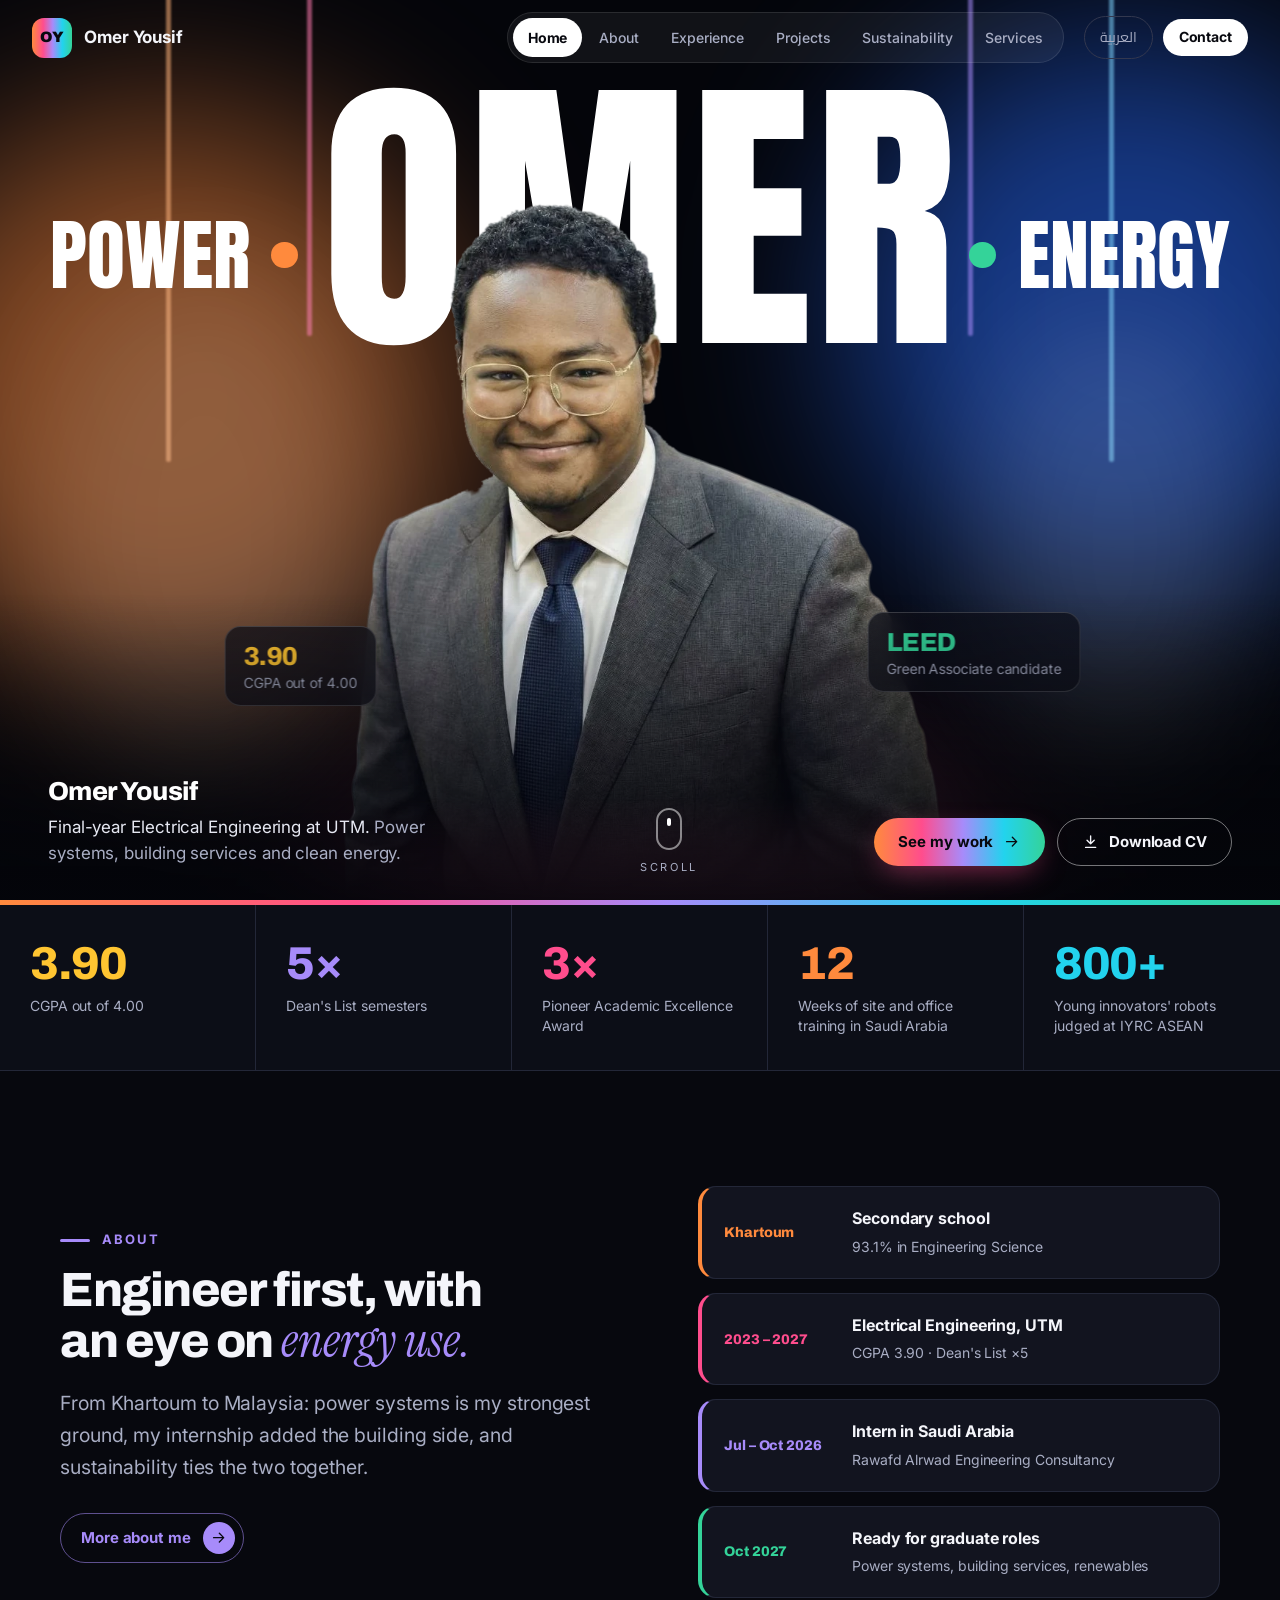
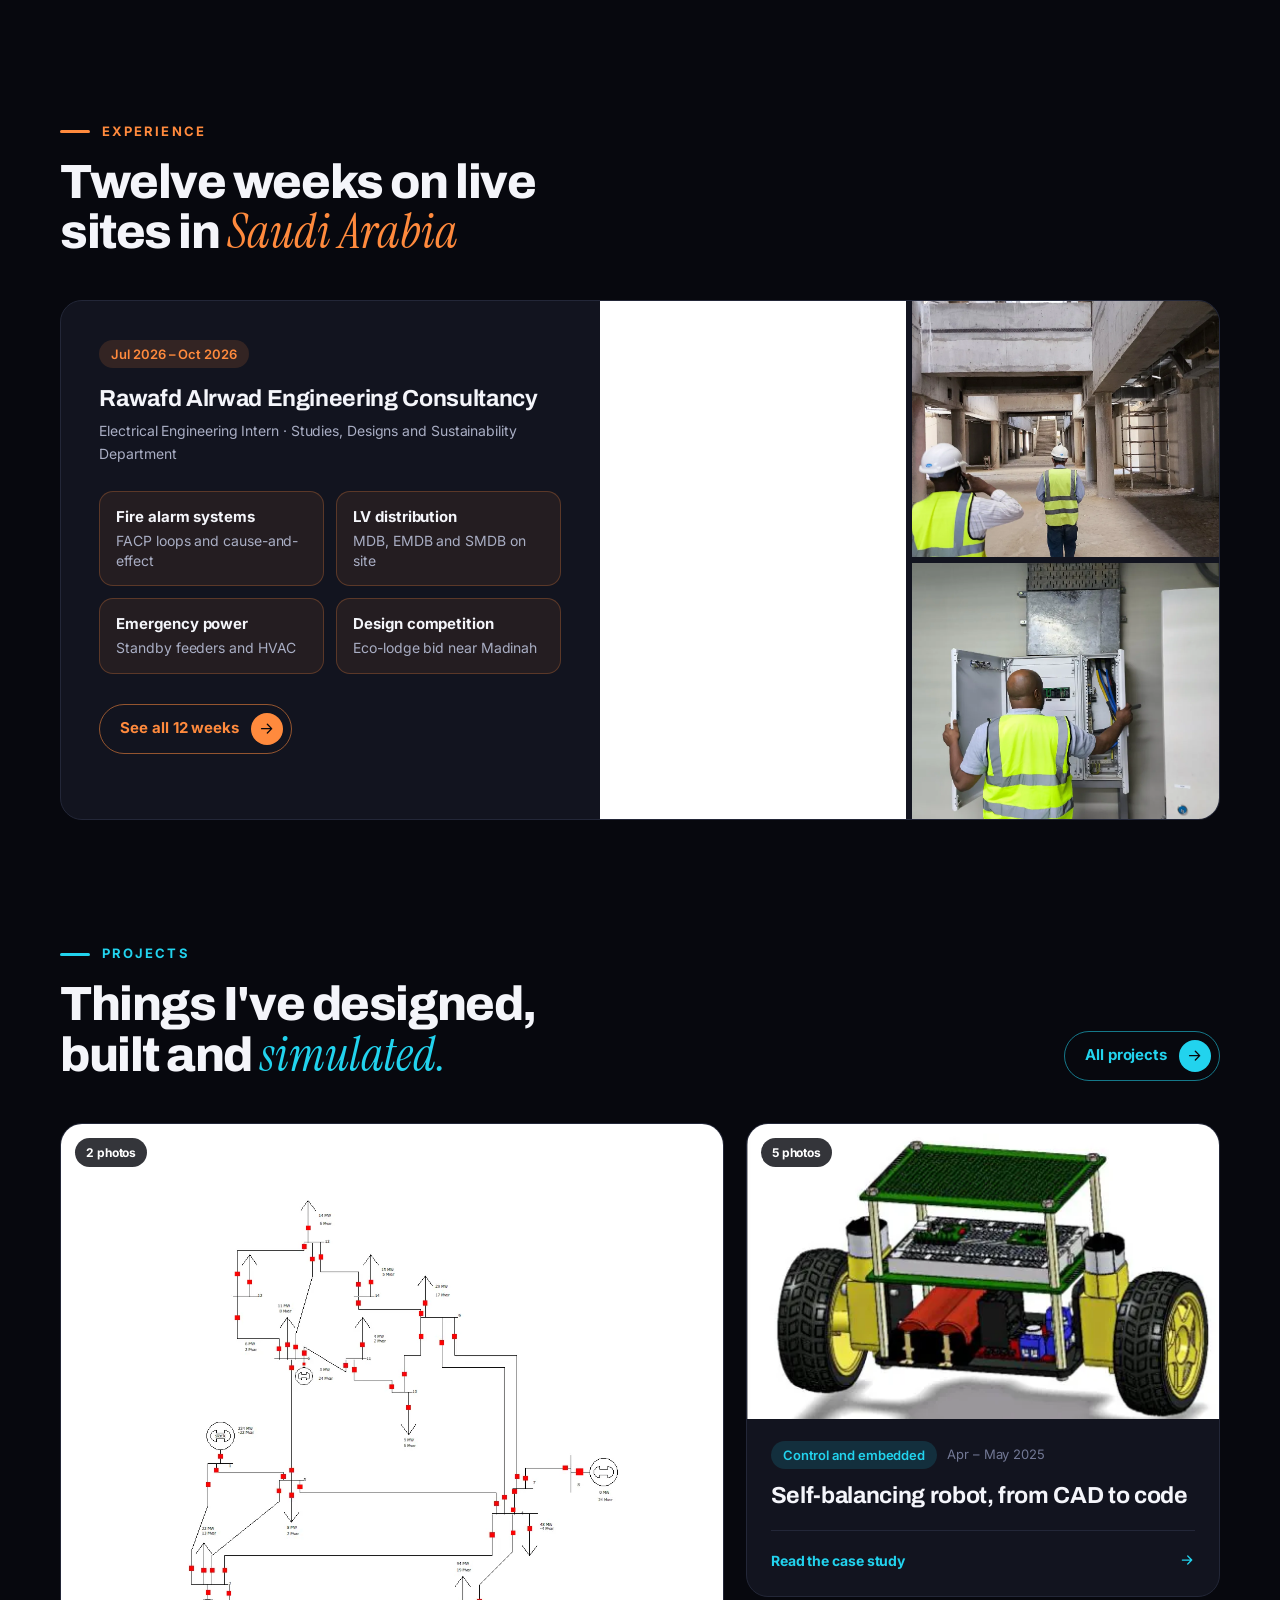
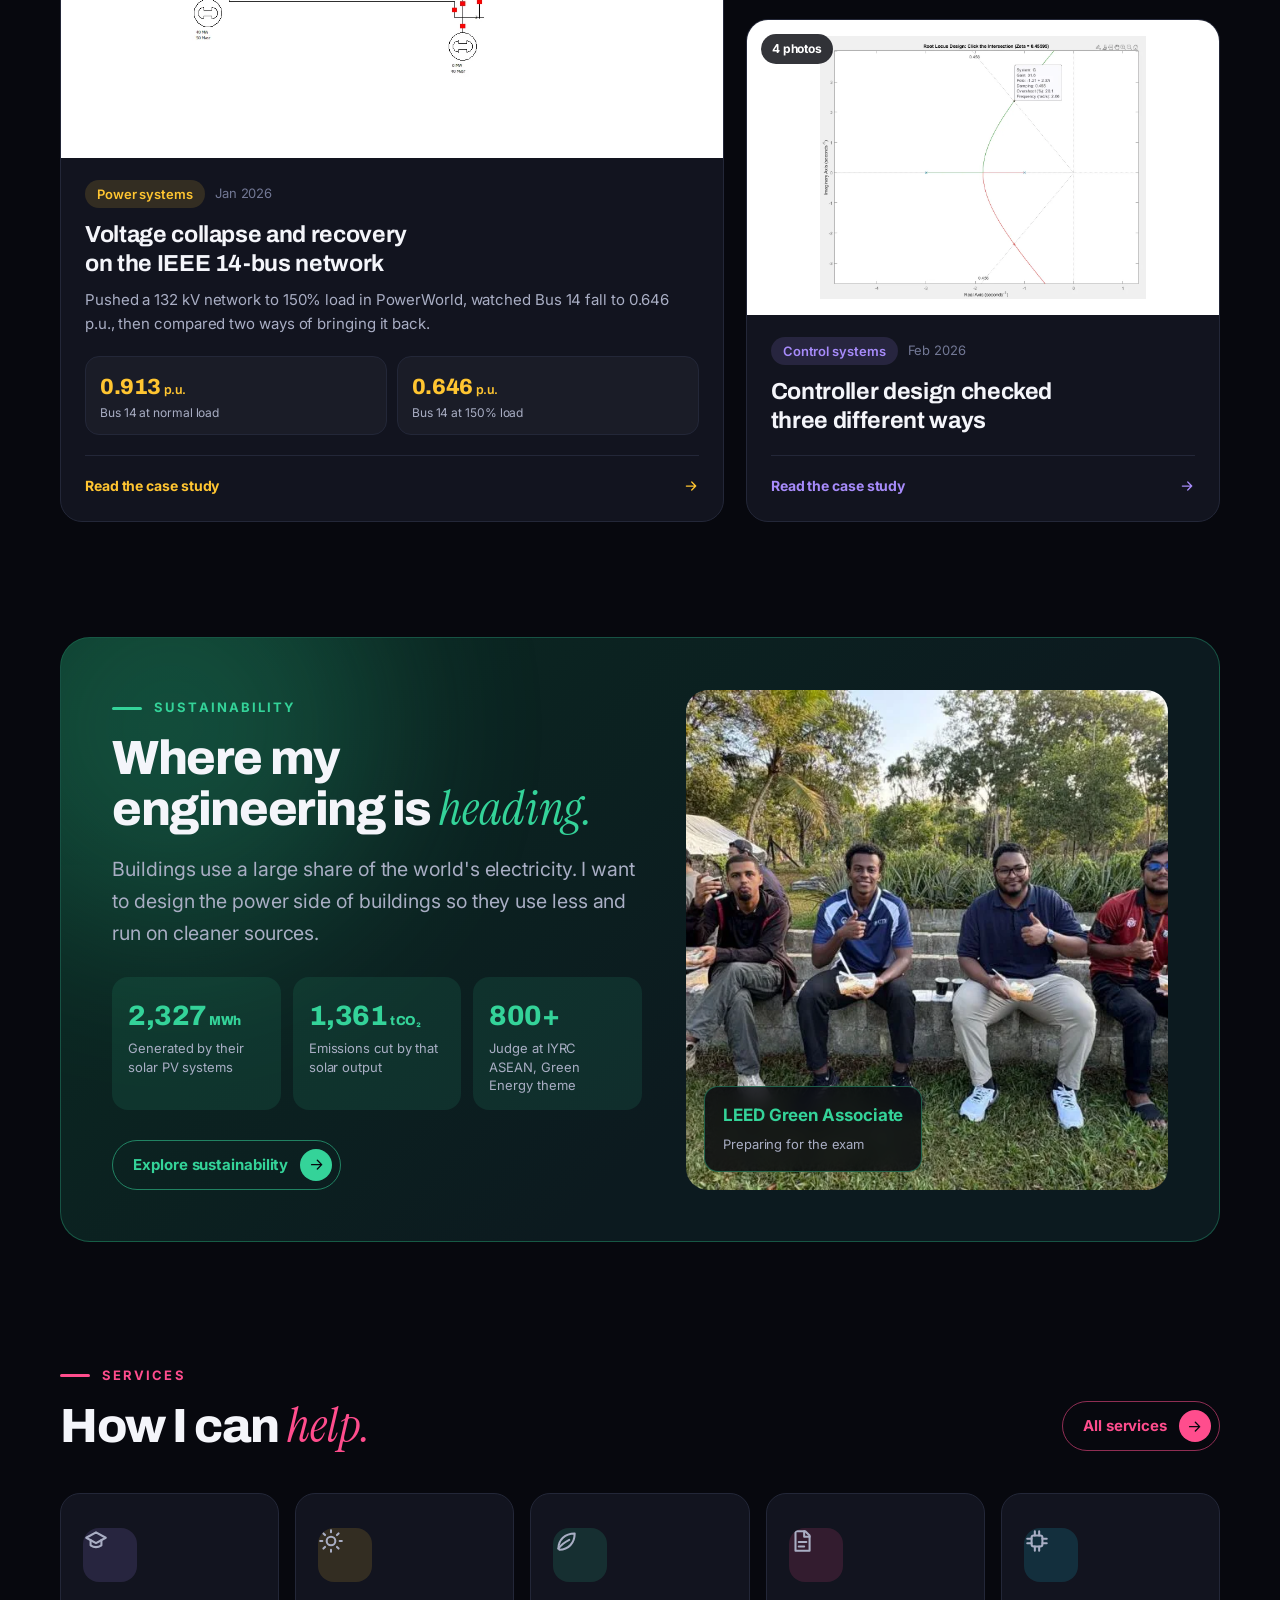
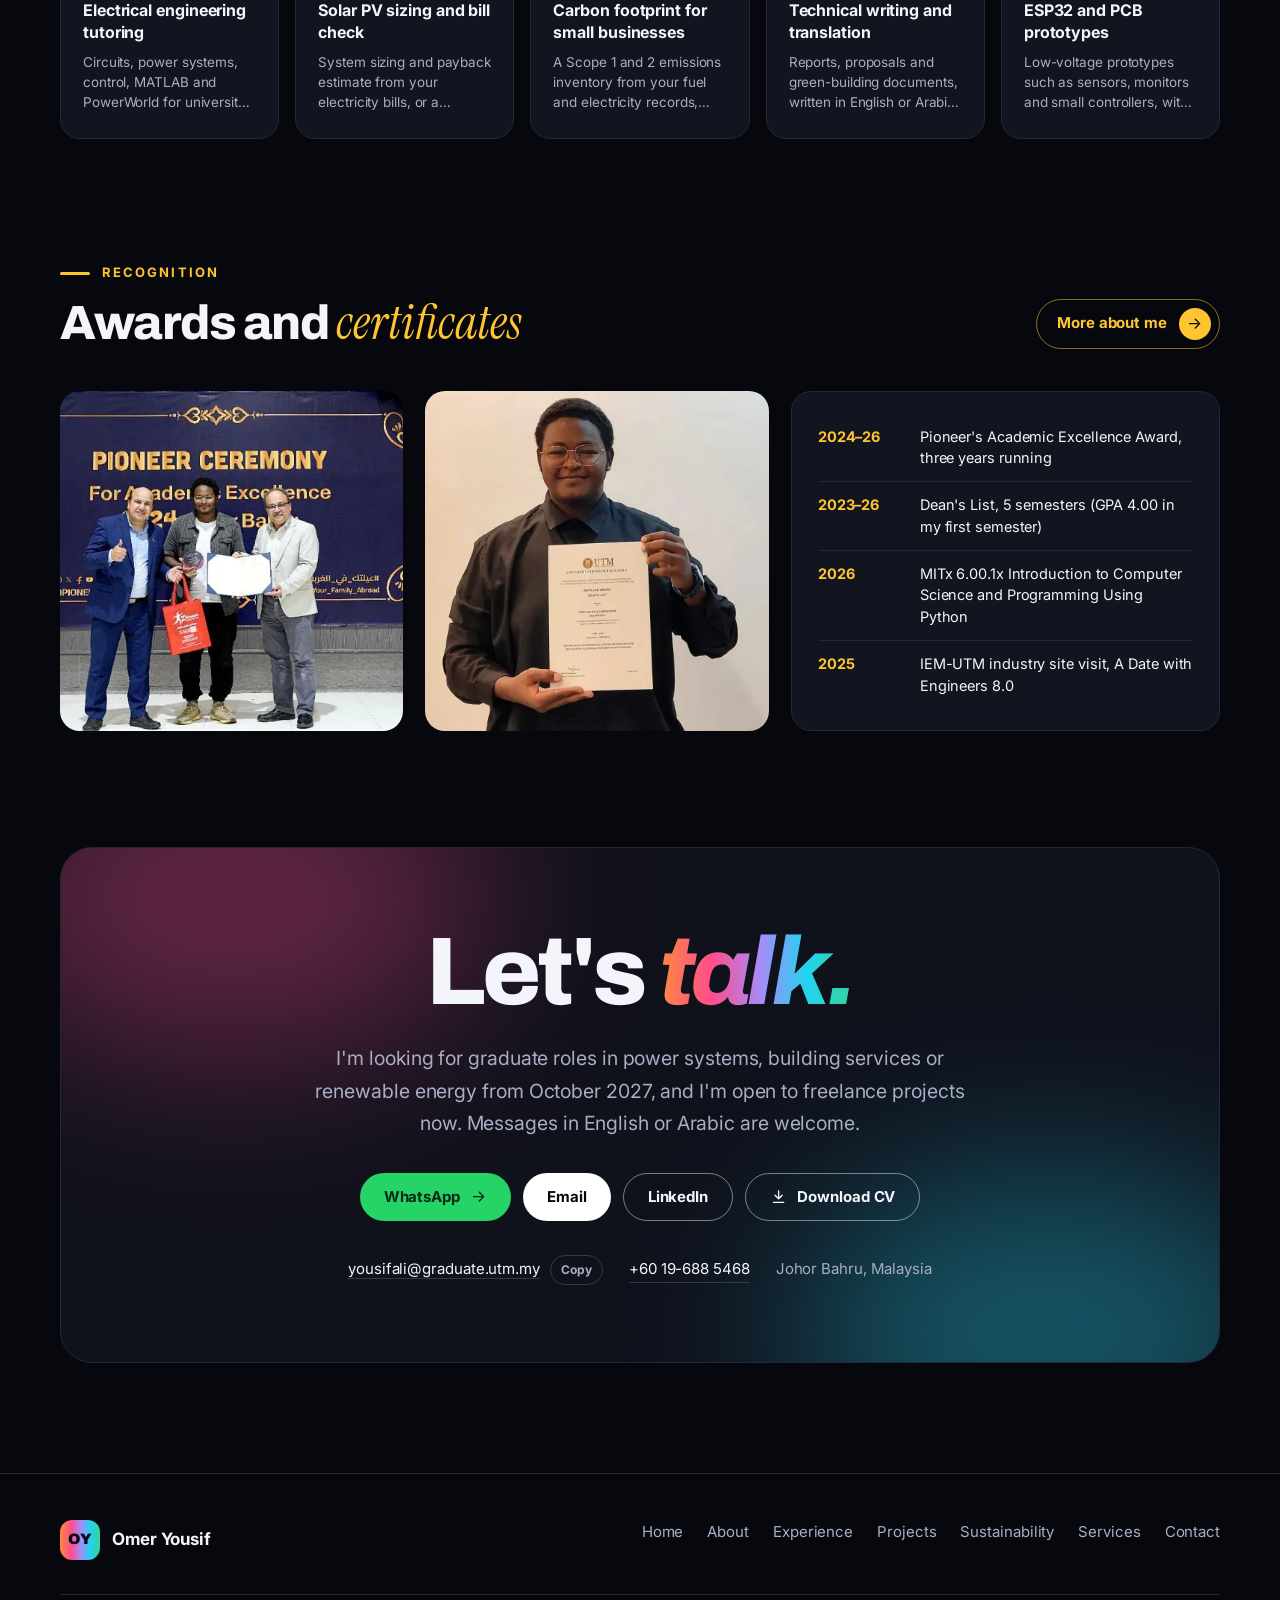
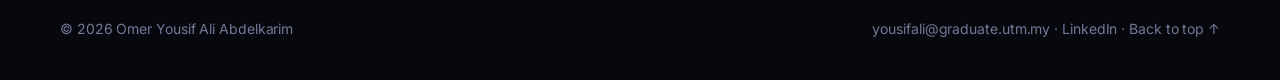
<file: index.html>
<!doctype html>
<html lang="en" dir="ltr">
<head>
<meta charset="utf-8">
<meta name="viewport" content="width=device-width, initial-scale=1, viewport-fit=cover">
<title>Omer Yousif · Electrical Engineer</title>
<meta name="description" content="Omer Yousif, final-year Electrical Engineering student at Universiti Teknologi Malaysia. Power systems, building services and clean energy.">
<meta name="theme-color" content="#07080E">
<meta property="og:title" content="Omer Yousif · Electrical Engineer">
<meta property="og:description" content="Power systems, building services and clean energy. Final-year Electrical Engineering at UTM.">
<meta property="og:image" content="assets/img/omer-portrait.webp">
<meta property="og:type" content="website">
<link rel="icon" href="data:image/svg+xml,%3Csvg xmlns='http://www.w3.org/2000/svg' viewBox='0 0 64 64'%3E%3Cdefs%3E%3ClinearGradient id='g' x1='0' x2='1'%3E%3Cstop offset='0' stop-color='%23FF8A3D'/%3E%3Cstop offset='.5' stop-color='%23A78BFA'/%3E%3Cstop offset='1' stop-color='%2322D3EE'/%3E%3C/linearGradient%3E%3C/defs%3E%3Crect width='64' height='64' rx='16' fill='url(%23g)'/%3E%3Ctext x='32' y='42' font-family='Arial Black,Arial' font-weight='900' font-size='26' text-anchor='middle' fill='%2307080E'%3EOY%3C/text%3E%3C/svg%3E">
<link rel="preconnect" href="https://fonts.googleapis.com">
<link rel="preconnect" href="https://fonts.gstatic.com" crossorigin>
<link rel="stylesheet" href="https://fonts.googleapis.com/css2?family=Anton&family=Archivo:wght@400..900&family=Cairo:wght@400..1000&family=Instrument+Serif:ital@1&family=Inter:wght@400;500;600;700&display=swap">
<link rel="preload" as="image" href="assets/img/omer-cutout.webp">
<link rel="stylesheet" href="css/style.css?v=5">
</head>
<body data-page="home">
<a class="skip-link" href="#main">Skip to content</a>
<header class="topbar" id="topbar"></header>
<main id="main"></main>
<footer class="footer" id="footer"></footer>

<dialog class="lightbox" id="lightbox" aria-label="Photo viewer">
  <figure class="lightbox__figure">
    <img id="lightboxImg" alt="">
    <figcaption id="lightboxCaption"></figcaption>
  </figure>
  <button class="lightbox__btn lightbox__btn--prev" id="lbPrev" type="button" aria-label="Previous photo"><svg class="icon" viewBox="0 0 24 24" aria-hidden="true"><path d="M15 5l-7 7 7 7"/></svg></button>
  <button class="lightbox__btn lightbox__btn--next" id="lbNext" type="button" aria-label="Next photo"><svg class="icon" viewBox="0 0 24 24" aria-hidden="true"><path d="M9 5l7 7-7 7"/></svg></button>
  <button class="lightbox__close" id="lbClose" type="button" aria-label="Close"><svg class="icon" viewBox="0 0 24 24" aria-hidden="true"><path d="M6 6l12 12M18 6L6 18"/></svg></button>
</dialog>

<noscript><p class="noscript">This site needs JavaScript to show its content.</p></noscript>
<script src="js/content.js?v=5"></script>
<script src="js/main.js?v=5"></script>
</body>
</html>
</file>
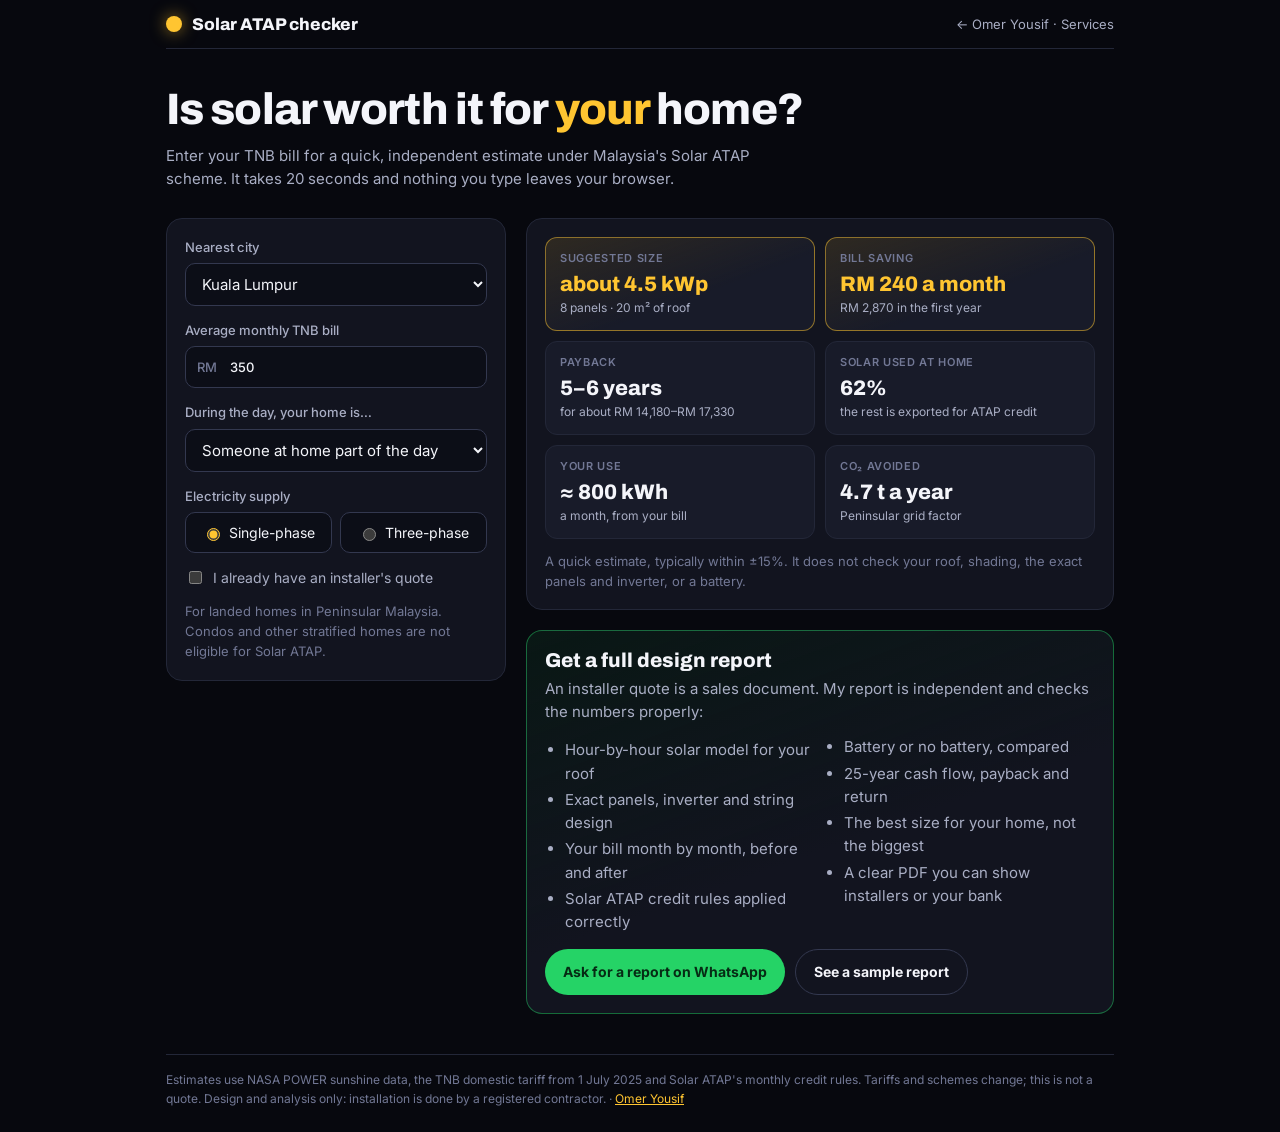
<file: solar/index.html>
<!doctype html>
<html lang="en">
<head>
<meta charset="utf-8">
<meta name="viewport" content="width=device-width, initial-scale=1, viewport-fit=cover">
<title>Solar ATAP checker · Omer Yousif</title>
<meta name="description" content="Free, independent Solar ATAP estimate for Malaysian homes: enter your TNB bill and see a suggested system size, monthly saving and payback.">
<meta name="theme-color" content="#07080E">
<meta property="og:title" content="Free Solar ATAP checker">
<meta property="og:description" content="Enter your TNB bill and see a suggested solar size, monthly saving and payback under Solar ATAP.">
<meta property="og:type" content="website">
<link rel="icon" href="data:image/svg+xml,%3Csvg xmlns='http://www.w3.org/2000/svg' viewBox='0 0 64 64'%3E%3Crect width='64' height='64' rx='16' fill='%23FFC531'/%3E%3Ccircle cx='32' cy='32' r='12' fill='%2307080E'/%3E%3C/svg%3E">
<link rel="preconnect" href="https://fonts.googleapis.com">
<link rel="preconnect" href="https://fonts.gstatic.com" crossorigin>
<link rel="stylesheet" href="https://fonts.googleapis.com/css2?family=Archivo:wght@600..900&family=Inter:wght@400;500;600;700&display=swap">
<style>
  :root {
    --bg: #07080E; --bg-2: #0C0E17; --card: #12141F; --card-2: #181B29; --line: #232738; --line-2: #33384F;
    --ink: #F4F5FA; --ink-2: #A9AEC4; --ink-3: #727895; --sun: #FFC531; --sun-ink: #1A1300; --wa: #25D366;
    color-scheme: dark;
  }
  *, *::before, *::after { box-sizing: border-box; }
  html { background: var(--bg); -webkit-text-size-adjust: 100%; }
  body { margin: 0; background: var(--bg); color: var(--ink); font: 15px/1.55 "Inter", "Segoe UI", system-ui, sans-serif; }
  a { color: var(--sun); }
  .wrap { max-width: 980px; margin: 0 auto; padding: 0 16px; }
  .bar { display: flex; align-items: center; justify-content: space-between; gap: 12px; padding: 14px 0; border-bottom: 1px solid var(--line); }
  .brand { display: flex; align-items: center; gap: 10px; color: var(--ink); text-decoration: none; font: 800 17px "Archivo", sans-serif; }
  .brand i { width: 16px; height: 16px; border-radius: 50%; background: var(--sun); box-shadow: 0 0 16px rgba(255, 197, 49, .6); }
  .bar a.back { color: var(--ink-2); font-size: 13px; text-decoration: none; }
  h1 { font: 800 clamp(28px, 5vw, 44px)/1.1 "Archivo", sans-serif; letter-spacing: -.02em; margin: 36px 0 10px; }
  h1 em { font-style: normal; color: var(--sun); }
  .lead { color: var(--ink-2); max-width: 640px; margin: 0 0 28px; }
  .grid { display: grid; grid-template-columns: minmax(0, 340px) minmax(0, 1fr); gap: 20px; align-items: start; }
  @media (max-width: 820px) { .grid { grid-template-columns: 1fr; } }
  .card { background: var(--card); border: 1px solid var(--line); border-radius: 16px; padding: 18px; }
  .f { display: flex; flex-direction: column; gap: 6px; margin-bottom: 14px; }
  .f > span { font-size: 13px; color: var(--ink-2); font-weight: 500; }
  input[type="number"], select { width: 100%; padding: 10px 12px; border-radius: 10px; border: 1px solid var(--line-2); background: var(--bg-2); color: var(--ink); font: inherit; }
  input:focus-visible, select:focus-visible, a:focus-visible { outline: 2px solid var(--sun); outline-offset: 2px; }
  .unit { position: relative; }
  .unit input { padding-left: 44px; }
  .unit em { position: absolute; left: 12px; top: 50%; transform: translateY(-50%); font-style: normal; color: var(--ink-3); font-size: 13px; }
  .seg { display: flex; gap: 8px; }
  .seg label { flex: 1; display: flex; align-items: center; justify-content: center; gap: 6px; padding: 9px; border-radius: 10px; border: 1px solid var(--line-2); background: var(--bg-2); cursor: pointer; font-size: 14px; }
  .seg input { accent-color: var(--sun); }
  .check { display: flex; gap: 8px; align-items: flex-start; font-size: 14px; color: var(--ink-2); }
  .check input { margin-top: 4px; accent-color: var(--sun); }
  .kpis { display: grid; grid-template-columns: repeat(auto-fill, minmax(180px, 1fr)); gap: 10px; }
  .kpi { background: var(--card-2); border: 1px solid var(--line); border-radius: 12px; padding: 12px 14px; min-width: 0; }
  .kpi span { display: block; font-size: 11px; text-transform: uppercase; letter-spacing: .06em; color: var(--ink-3); font-weight: 600; }
  .kpi b { display: block; font: 800 21px/1.25 "Archivo", sans-serif; margin-top: 4px; overflow-wrap: anywhere; }
  .kpi small { display: block; font-size: 12px; color: var(--ink-2); margin-top: 2px; }
  .kpi--hero { border-color: rgba(255, 197, 49, .5); background: linear-gradient(160deg, rgba(255, 197, 49, .12), var(--card-2) 60%); }
  .kpi--hero b { color: var(--sun); }
  .hint { color: var(--ink-3); font-size: 13px; margin: 12px 0 0; }
  .cta { margin-top: 20px; border-color: rgba(37, 211, 102, .45); background: linear-gradient(160deg, rgba(37, 211, 102, .08), var(--card) 55%); }
  .cta h2 { font: 800 20px "Archivo", sans-serif; margin: 0 0 6px; }
  .cta p { margin: 0 0 12px; color: var(--ink-2); }
  .cta ul { margin: 0 0 16px; padding-left: 20px; color: var(--ink-2); columns: 2; column-gap: 28px; }
  .cta li { margin: 3px 0; break-inside: avoid; }
  @media (max-width: 560px) { .cta ul { columns: 1; } }
  .btns { display: flex; gap: 10px; flex-wrap: wrap; }
  .btn { display: inline-flex; align-items: center; gap: 8px; padding: 11px 18px; border-radius: 999px; font-weight: 700; font-size: 14px; text-decoration: none; }
  .btn--wa { background: var(--wa); color: #062B14; }
  .btn--ghost { border: 1.5px solid var(--line-2); color: var(--ink); }
  .foot { margin: 40px 0 24px; padding-top: 16px; border-top: 1px solid var(--line); color: var(--ink-3); font-size: 12px; }
</style>
</head>
<body>
<div class="wrap">
  <header class="bar">
    <a class="brand" href="../"><i aria-hidden="true"></i>Solar ATAP checker</a>
    <a class="back" href="../services.html">← Omer Yousif · Services</a>
  </header>

  <main>
    <h1>Is solar worth it for <em>your</em> home?</h1>
    <p class="lead">Enter your TNB bill for a quick, independent estimate under Malaysia's Solar ATAP scheme. It takes 20 seconds and nothing you type leaves your browser.</p>

    <div class="grid">
      <form class="card" onsubmit="return false" autocomplete="off">
        <label class="f"><span>Nearest city</span><select id="city"></select></label>
        <label class="f"><span>Average monthly TNB bill</span><span class="unit"><em>RM</em><input id="bill" type="number" inputmode="decimal" min="0" step="10" value="350"></span></label>
        <label class="f"><span>During the day, your home is…</span><select id="pattern"></select></label>
        <div class="f"><span>Electricity supply</span>
          <div class="seg">
            <label><input type="radio" name="phase" value="1" checked>Single-phase</label>
            <label><input type="radio" name="phase" value="3">Three-phase</label>
          </div>
        </div>
        <label class="check"><input type="checkbox" id="hasQuote">I already have an installer's quote</label>
        <p class="hint">For landed homes in Peninsular Malaysia. Condos and other stratified homes are not eligible for Solar ATAP.</p>
      </form>

      <section aria-live="polite">
        <div class="card" id="out"></div>

        <div class="card cta">
          <h2>Get a full design report</h2>
          <p>An installer quote is a sales document. My report is independent and checks the numbers properly:</p>
          <ul>
            <li>Hour-by-hour solar model for your roof</li>
            <li>Exact panels, inverter and string design</li>
            <li>Your bill month by month, before and after</li>
            <li>Solar ATAP credit rules applied correctly</li>
            <li>Battery or no battery, compared</li>
            <li>25-year cash flow, payback and return</li>
            <li>The best size for your home, not the biggest</li>
            <li>A clear PDF you can show installers or your bank</li>
          </ul>
          <div class="btns">
            <a class="btn btn--wa" id="wa" href="https://wa.me/60196885468" target="_blank" rel="noopener">Ask for a report on WhatsApp</a>
            <a class="btn btn--ghost" href="samples/sample-proposal-kuala-lumpur.pdf" target="_blank" rel="noopener">See a sample report</a>
          </div>
        </div>
      </section>
    </div>
  </main>

  <footer class="foot">
    Estimates use NASA POWER sunshine data, the TNB domestic tariff from 1 July 2025 and Solar ATAP's monthly credit rules. Tariffs and schemes change; this is not a quote.
    Design and analysis only: installation is done by a registered contractor. · <a href="../">Omer Yousif</a>
  </footer>
</div>
<script src="lite.js?v=1"></script>
</body>
</html>
</file>
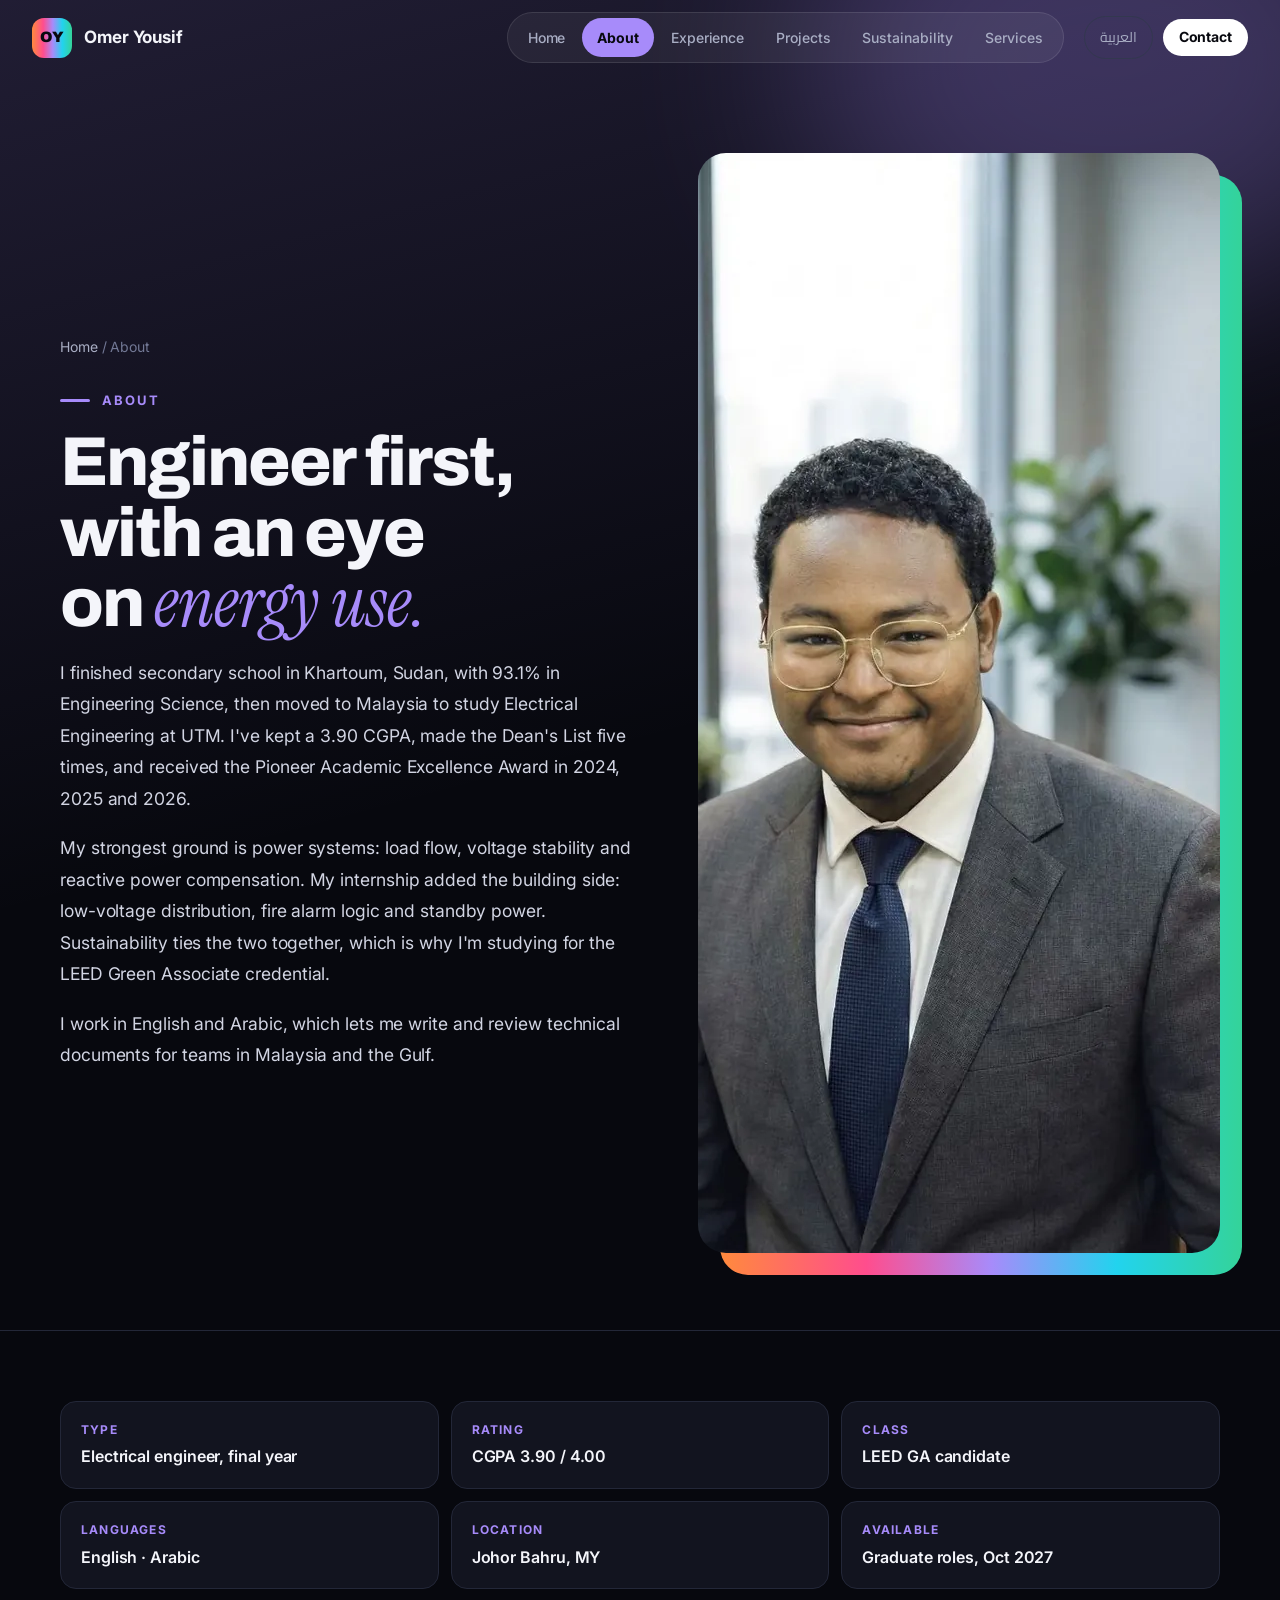
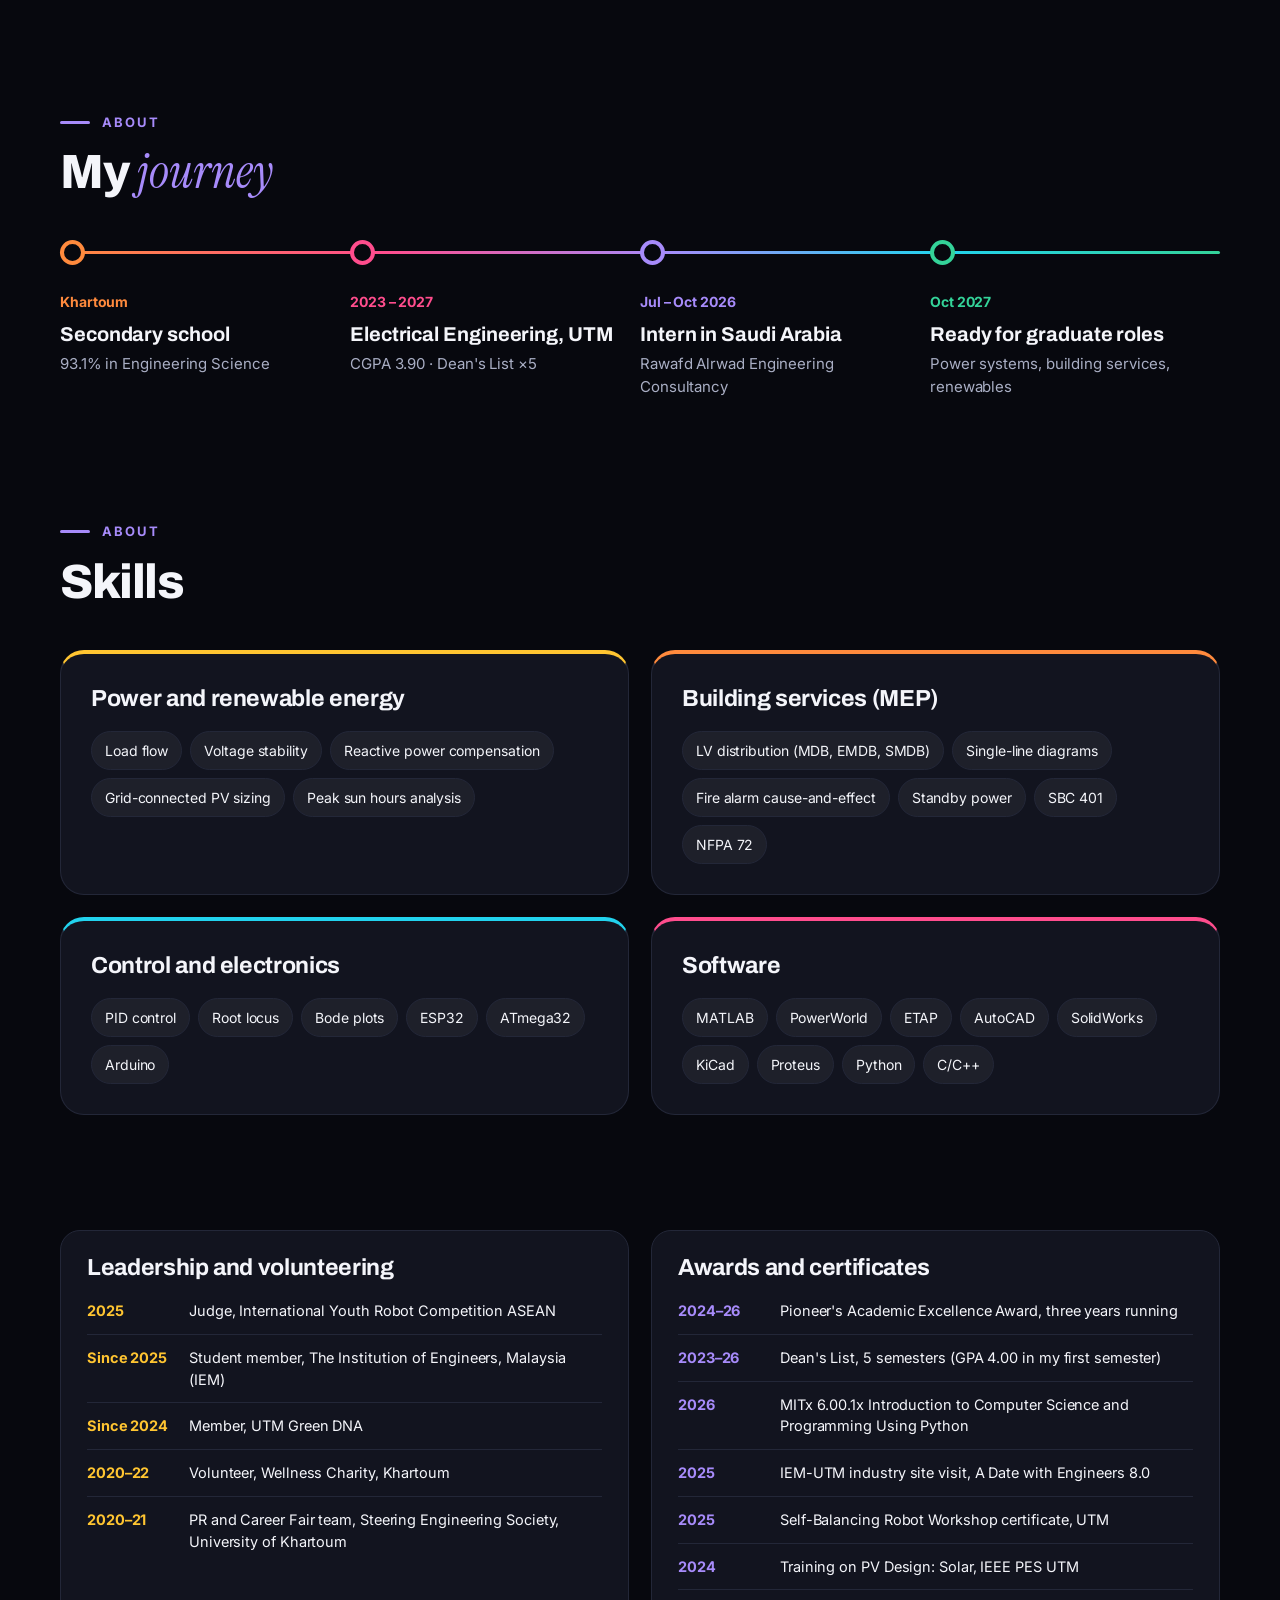
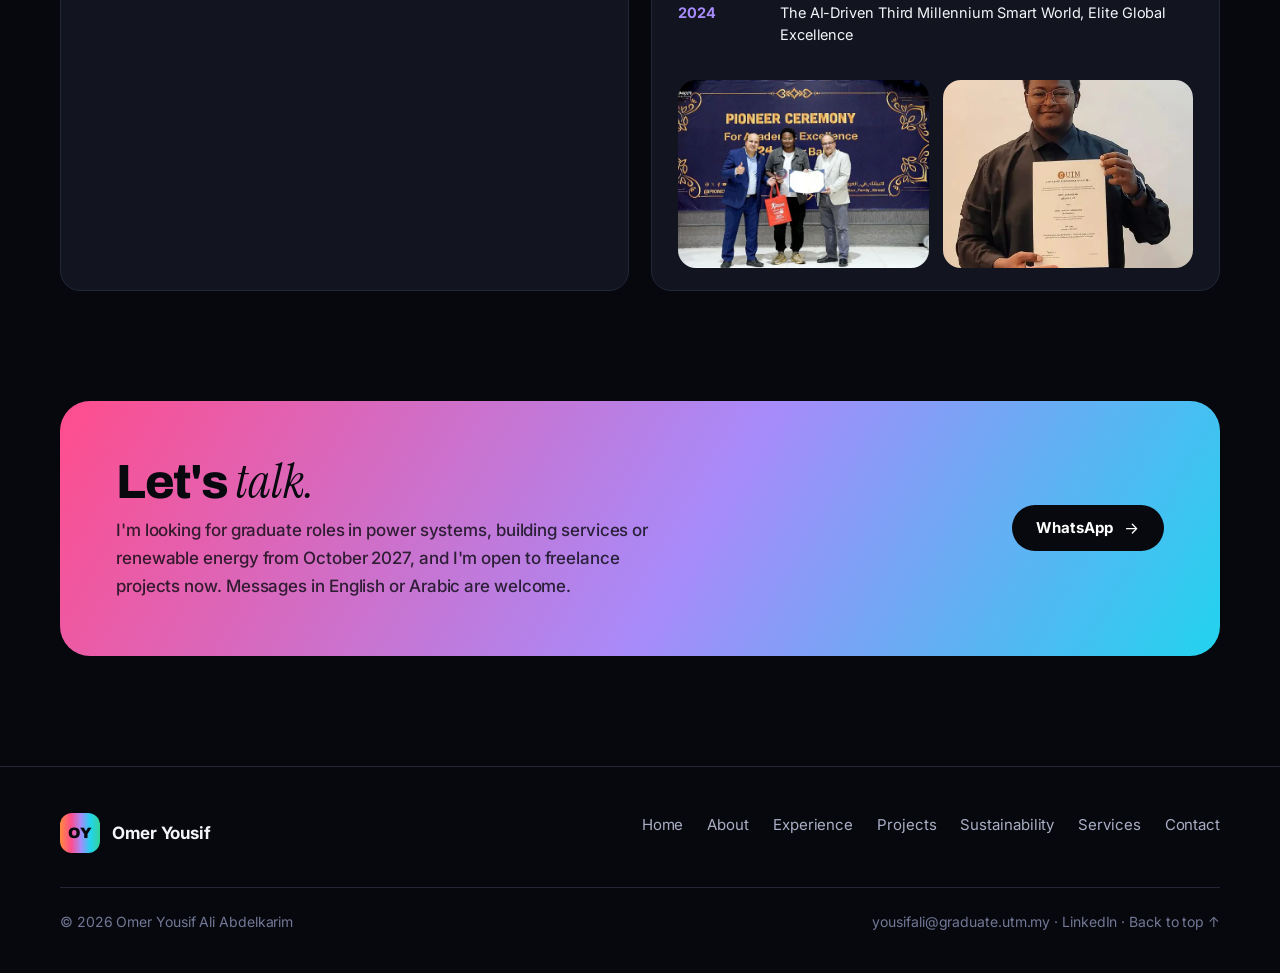
<file: about.html>
<!doctype html>
<html lang="en" dir="ltr">
<head>
<meta charset="utf-8">
<meta name="viewport" content="width=device-width, initial-scale=1, viewport-fit=cover">
<title>About · Omer Yousif</title>
<meta name="description" content="About Omer Yousif: from Khartoum to Electrical Engineering at UTM, with a CGPA of 3.90, skills in power systems, building services and control.">
<meta name="theme-color" content="#07080E">
<meta property="og:title" content="About · Omer Yousif">
<meta property="og:description" content="Power systems, building services and clean energy. Final-year Electrical Engineering at UTM.">
<meta property="og:image" content="assets/img/omer-portrait.webp">
<meta property="og:type" content="website">
<link rel="icon" href="data:image/svg+xml,%3Csvg xmlns='http://www.w3.org/2000/svg' viewBox='0 0 64 64'%3E%3Cdefs%3E%3ClinearGradient id='g' x1='0' x2='1'%3E%3Cstop offset='0' stop-color='%23FF8A3D'/%3E%3Cstop offset='.5' stop-color='%23A78BFA'/%3E%3Cstop offset='1' stop-color='%2322D3EE'/%3E%3C/linearGradient%3E%3C/defs%3E%3Crect width='64' height='64' rx='16' fill='url(%23g)'/%3E%3Ctext x='32' y='42' font-family='Arial Black,Arial' font-weight='900' font-size='26' text-anchor='middle' fill='%2307080E'%3EOY%3C/text%3E%3C/svg%3E">
<link rel="preconnect" href="https://fonts.googleapis.com">
<link rel="preconnect" href="https://fonts.gstatic.com" crossorigin>
<link rel="stylesheet" href="https://fonts.googleapis.com/css2?family=Anton&family=Archivo:wght@400..900&family=Cairo:wght@400..1000&family=Instrument+Serif:ital@1&family=Inter:wght@400;500;600;700&display=swap">
<link rel="stylesheet" href="css/style.css?v=5">
</head>
<body data-page="about">
<a class="skip-link" href="#main">Skip to content</a>
<header class="topbar" id="topbar"></header>
<main id="main"></main>
<footer class="footer" id="footer"></footer>

<dialog class="lightbox" id="lightbox" aria-label="Photo viewer">
  <figure class="lightbox__figure">
    <img id="lightboxImg" alt="">
    <figcaption id="lightboxCaption"></figcaption>
  </figure>
  <button class="lightbox__btn lightbox__btn--prev" id="lbPrev" type="button" aria-label="Previous photo"><svg class="icon" viewBox="0 0 24 24" aria-hidden="true"><path d="M15 5l-7 7 7 7"/></svg></button>
  <button class="lightbox__btn lightbox__btn--next" id="lbNext" type="button" aria-label="Next photo"><svg class="icon" viewBox="0 0 24 24" aria-hidden="true"><path d="M9 5l7 7-7 7"/></svg></button>
  <button class="lightbox__close" id="lbClose" type="button" aria-label="Close"><svg class="icon" viewBox="0 0 24 24" aria-hidden="true"><path d="M6 6l12 12M18 6L6 18"/></svg></button>
</dialog>

<noscript><p class="noscript">This site needs JavaScript to show its content.</p></noscript>
<script src="js/content.js?v=5"></script>
<script src="js/main.js?v=5"></script>
</body>
</html>
</file>
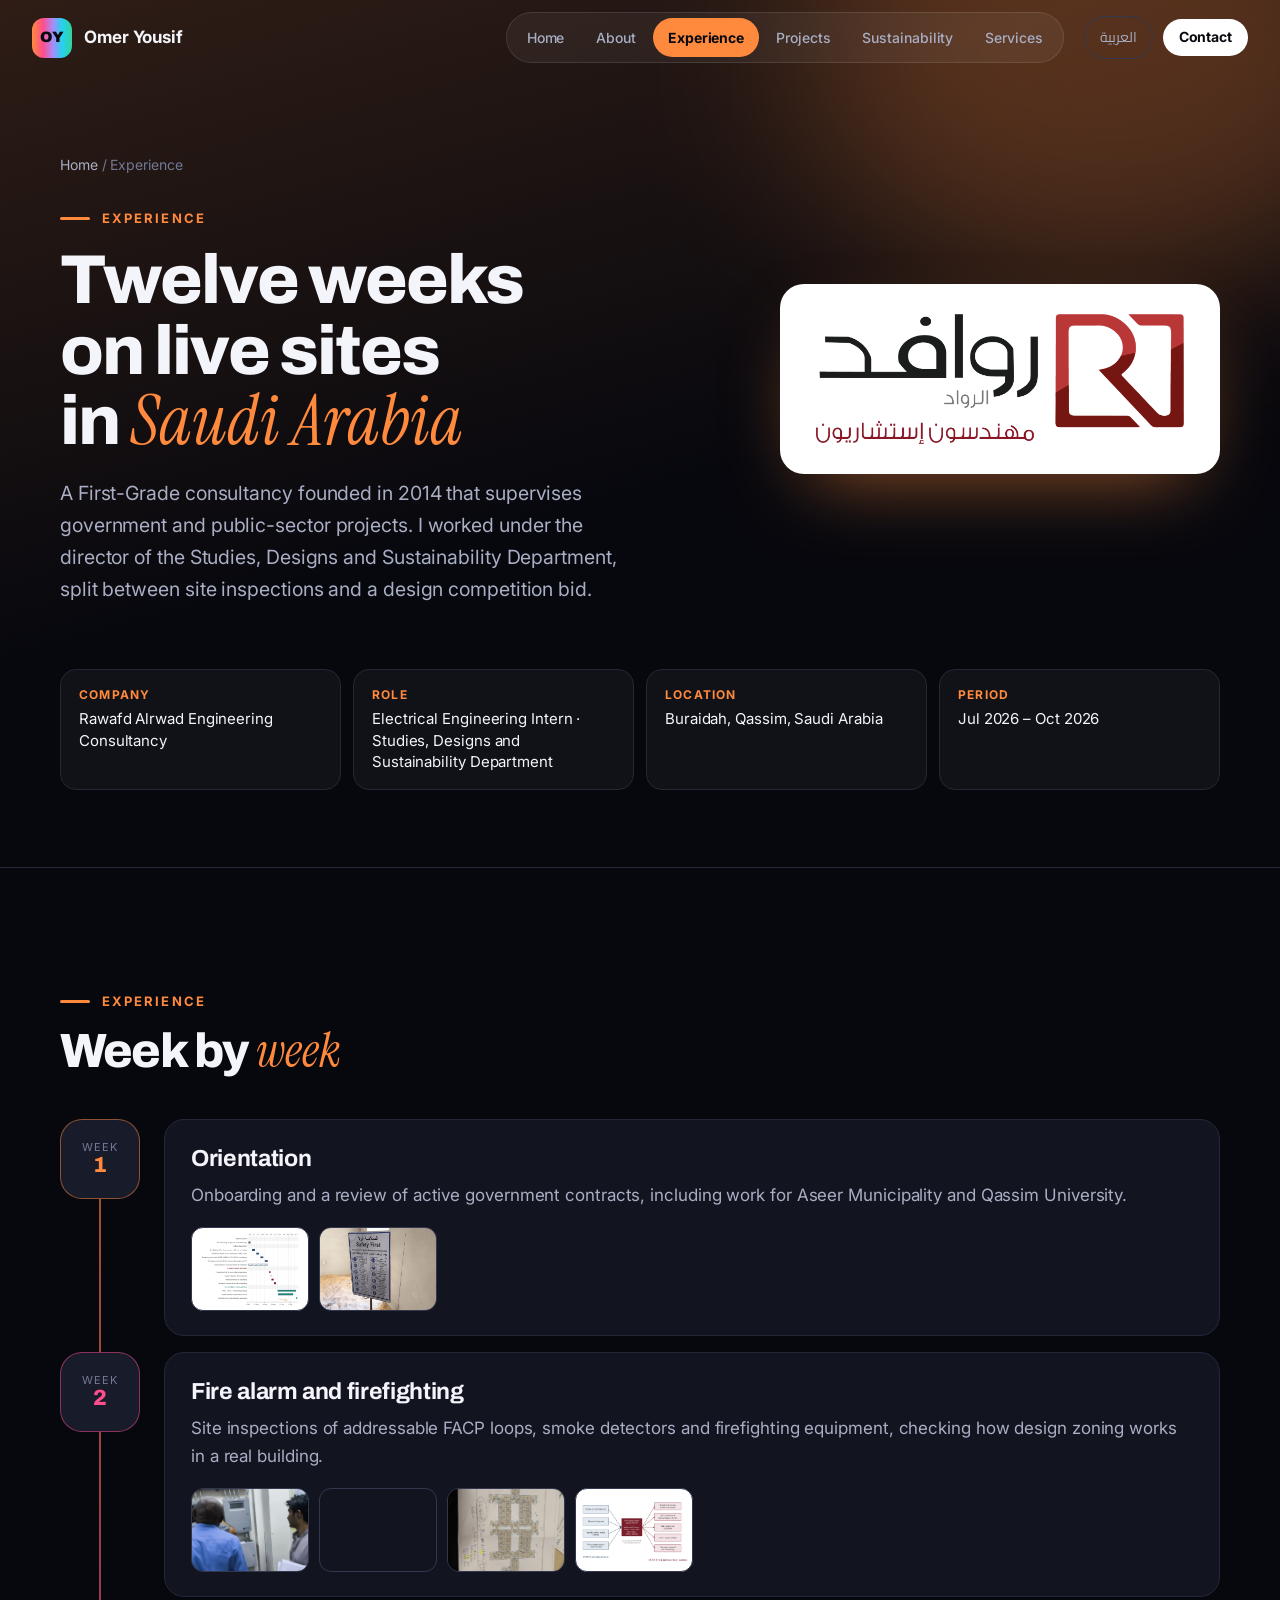
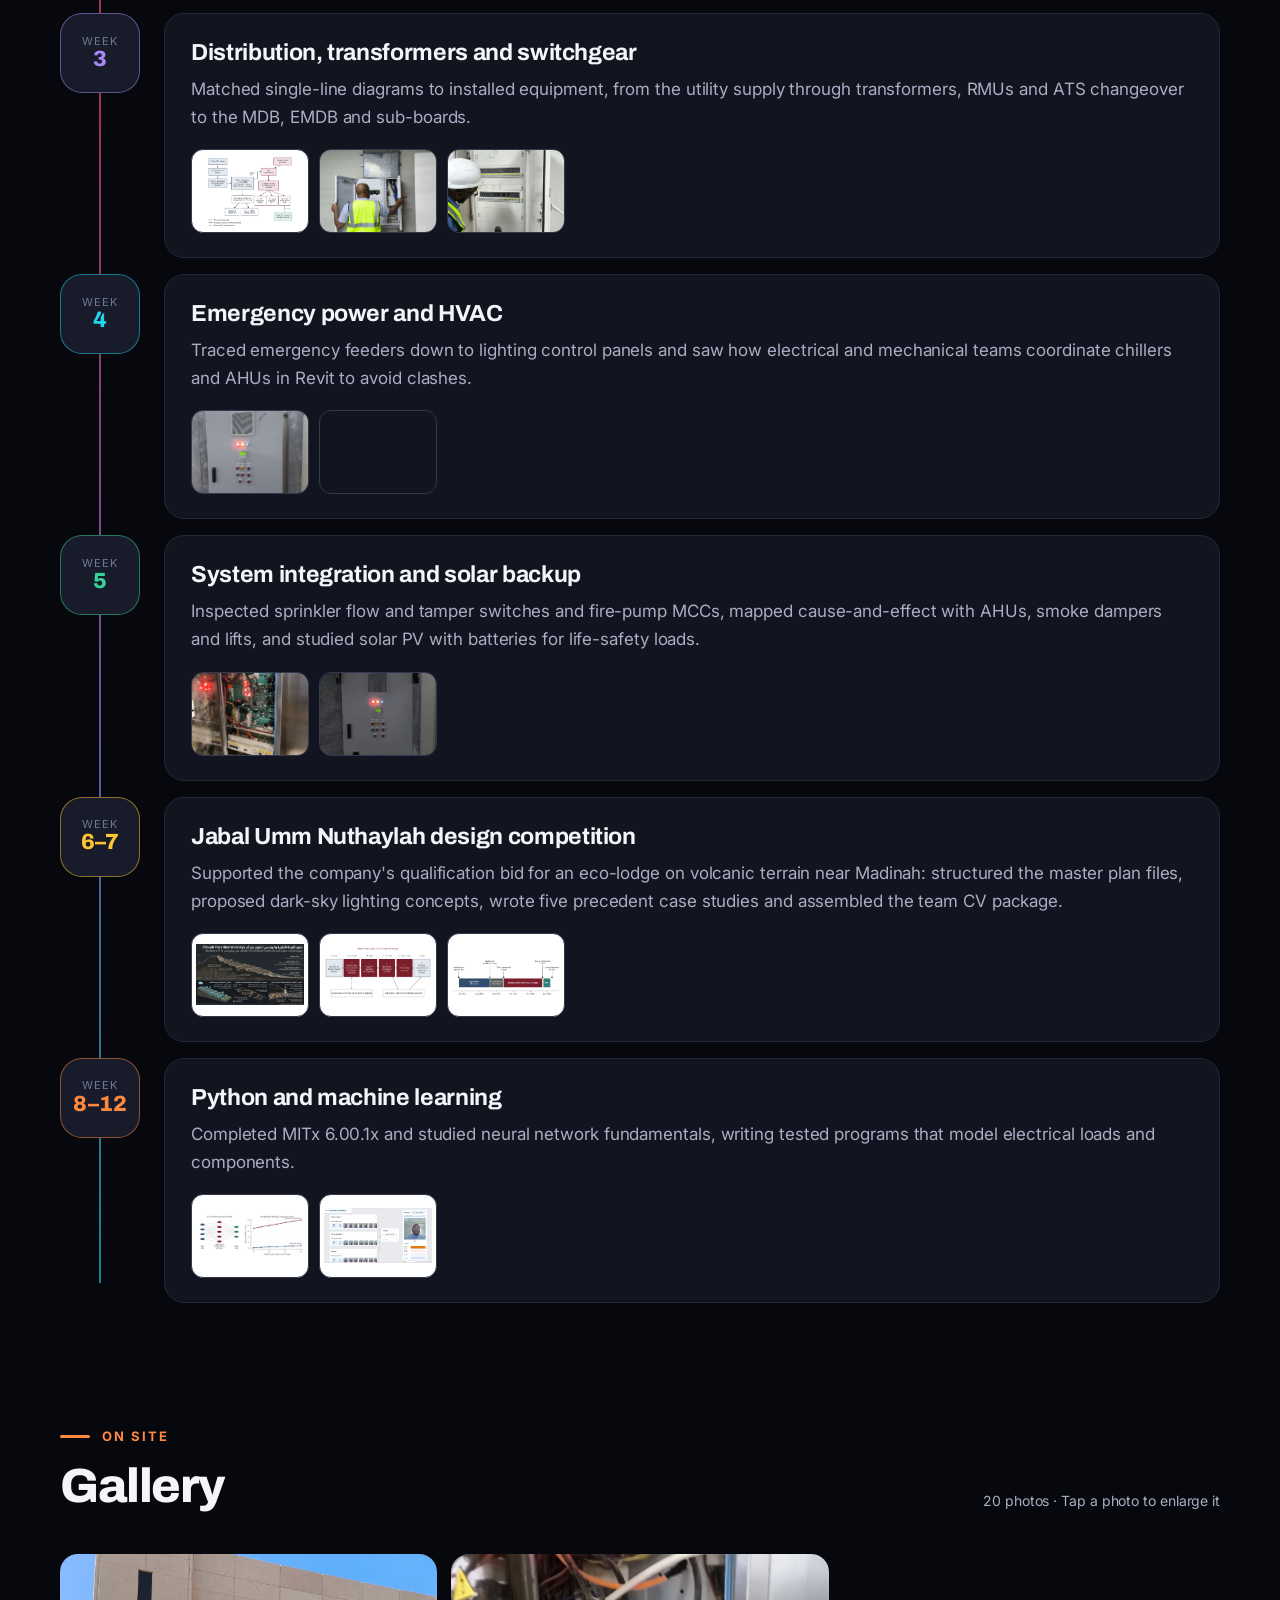
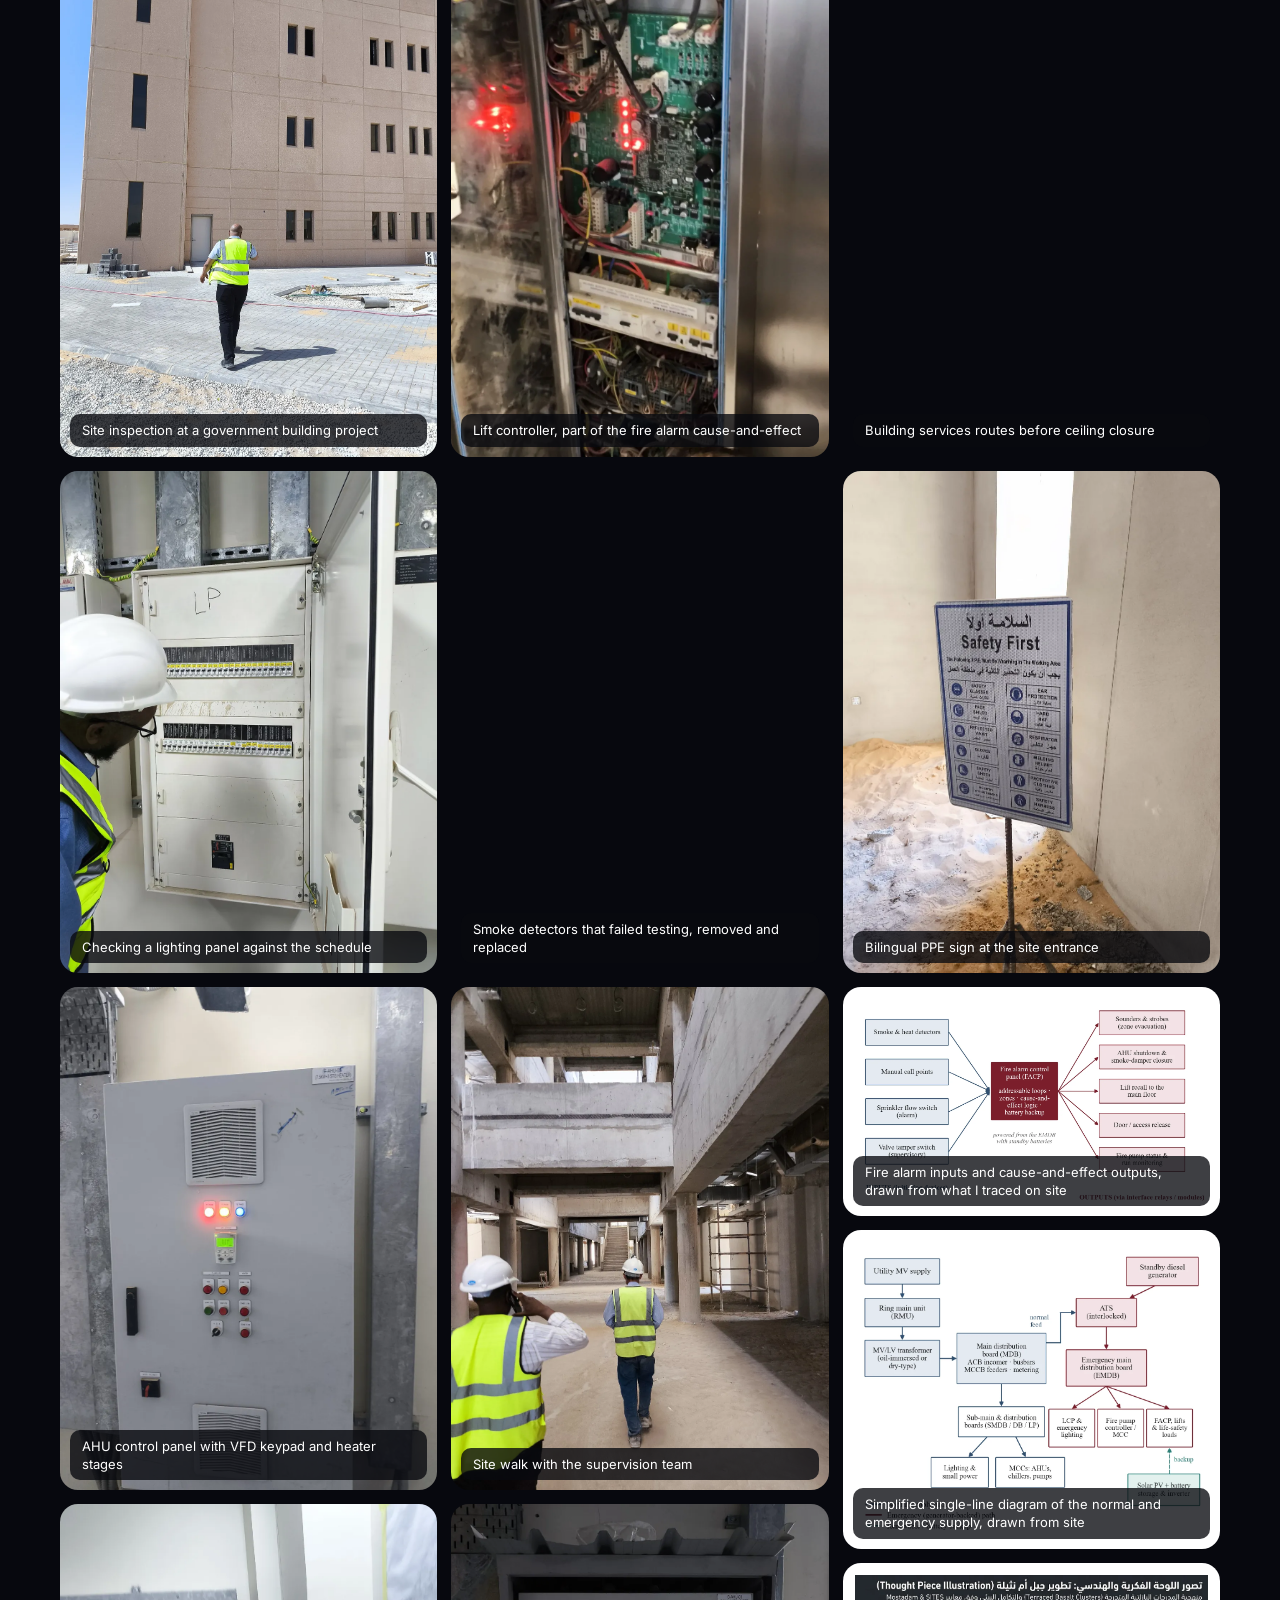
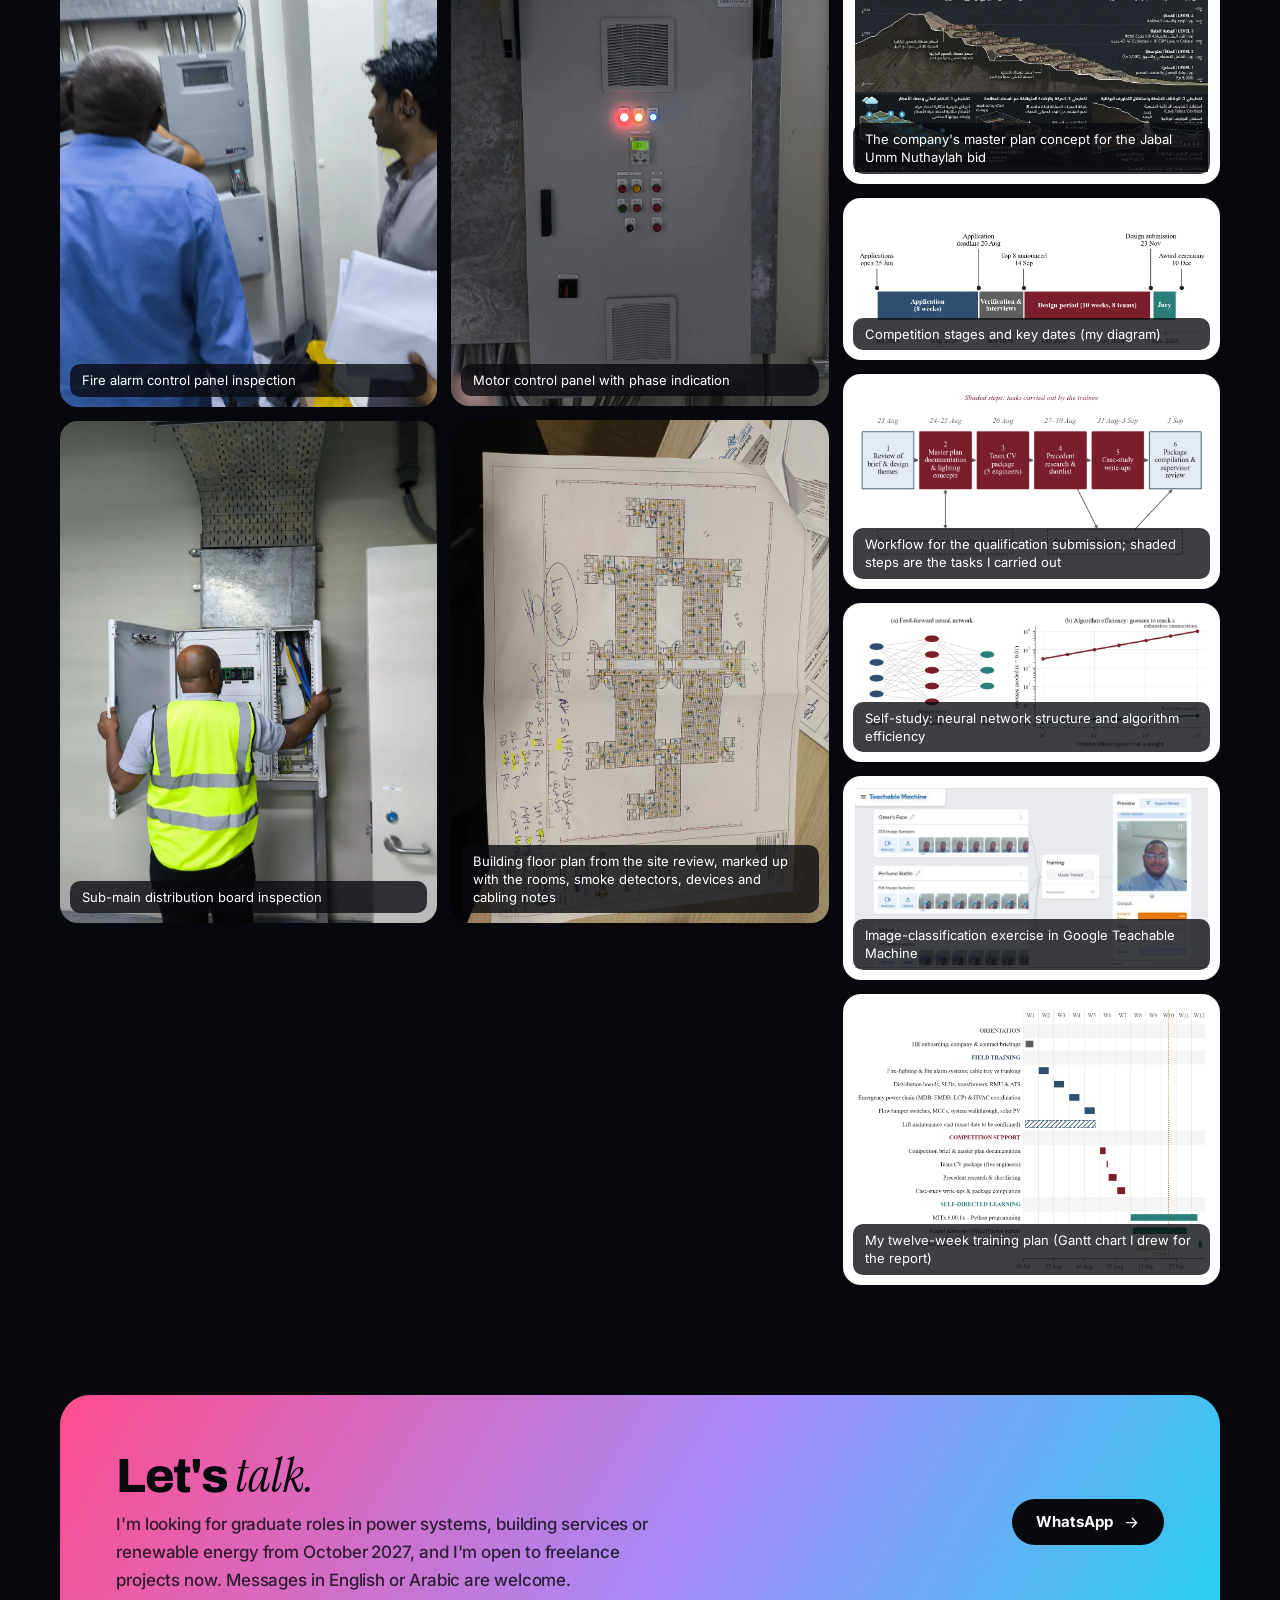
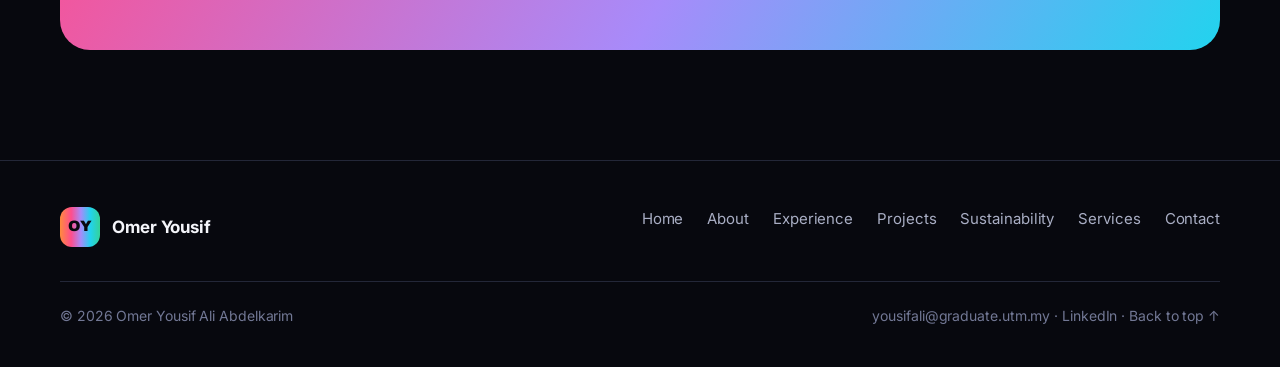
<file: experience.html>
<!doctype html>
<html lang="en" dir="ltr">
<head>
<meta charset="utf-8">
<meta name="viewport" content="width=device-width, initial-scale=1, viewport-fit=cover">
<title>Experience · Omer Yousif</title>
<meta name="description" content="Twelve weeks as an Electrical Engineering intern on live sites in Saudi Arabia: fire alarm systems, LV distribution, emergency power and a design competition.">
<meta name="theme-color" content="#07080E">
<meta property="og:title" content="Experience · Omer Yousif">
<meta property="og:description" content="Power systems, building services and clean energy. Final-year Electrical Engineering at UTM.">
<meta property="og:image" content="assets/img/omer-portrait.webp">
<meta property="og:type" content="website">
<link rel="icon" href="data:image/svg+xml,%3Csvg xmlns='http://www.w3.org/2000/svg' viewBox='0 0 64 64'%3E%3Cdefs%3E%3ClinearGradient id='g' x1='0' x2='1'%3E%3Cstop offset='0' stop-color='%23FF8A3D'/%3E%3Cstop offset='.5' stop-color='%23A78BFA'/%3E%3Cstop offset='1' stop-color='%2322D3EE'/%3E%3C/linearGradient%3E%3C/defs%3E%3Crect width='64' height='64' rx='16' fill='url(%23g)'/%3E%3Ctext x='32' y='42' font-family='Arial Black,Arial' font-weight='900' font-size='26' text-anchor='middle' fill='%2307080E'%3EOY%3C/text%3E%3C/svg%3E">
<link rel="preconnect" href="https://fonts.googleapis.com">
<link rel="preconnect" href="https://fonts.gstatic.com" crossorigin>
<link rel="stylesheet" href="https://fonts.googleapis.com/css2?family=Anton&family=Archivo:wght@400..900&family=Cairo:wght@400..1000&family=Instrument+Serif:ital@1&family=Inter:wght@400;500;600;700&display=swap">
<link rel="stylesheet" href="css/style.css?v=5">
</head>
<body data-page="experience">
<a class="skip-link" href="#main">Skip to content</a>
<header class="topbar" id="topbar"></header>
<main id="main"></main>
<footer class="footer" id="footer"></footer>

<dialog class="lightbox" id="lightbox" aria-label="Photo viewer">
  <figure class="lightbox__figure">
    <img id="lightboxImg" alt="">
    <figcaption id="lightboxCaption"></figcaption>
  </figure>
  <button class="lightbox__btn lightbox__btn--prev" id="lbPrev" type="button" aria-label="Previous photo"><svg class="icon" viewBox="0 0 24 24" aria-hidden="true"><path d="M15 5l-7 7 7 7"/></svg></button>
  <button class="lightbox__btn lightbox__btn--next" id="lbNext" type="button" aria-label="Next photo"><svg class="icon" viewBox="0 0 24 24" aria-hidden="true"><path d="M9 5l7 7-7 7"/></svg></button>
  <button class="lightbox__close" id="lbClose" type="button" aria-label="Close"><svg class="icon" viewBox="0 0 24 24" aria-hidden="true"><path d="M6 6l12 12M18 6L6 18"/></svg></button>
</dialog>

<noscript><p class="noscript">This site needs JavaScript to show its content.</p></noscript>
<script src="js/content.js?v=5"></script>
<script src="js/main.js?v=5"></script>
</body>
</html>
</file>
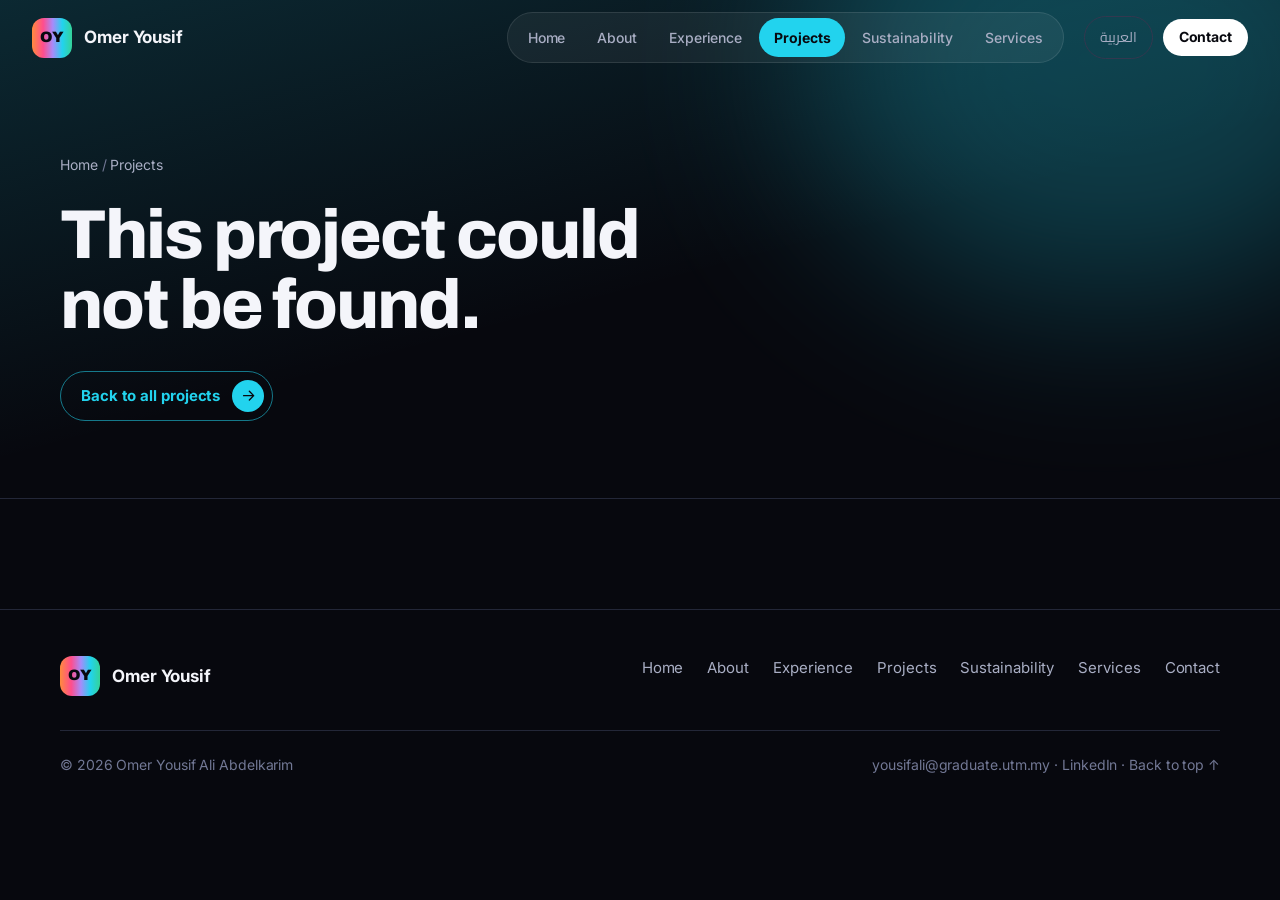
<file: project.html>
<!doctype html>
<html lang="en" dir="ltr">
<head>
<meta charset="utf-8">
<meta name="viewport" content="width=device-width, initial-scale=1, viewport-fit=cover">
<title>Project · Omer Yousif</title>
<meta name="description" content="A project case study by Omer Yousif: the problem, what he did step by step, the results and the photo gallery.">
<meta name="theme-color" content="#07080E">
<meta property="og:title" content="Project · Omer Yousif">
<meta property="og:description" content="Power systems, building services and clean energy. Final-year Electrical Engineering at UTM.">
<meta property="og:image" content="assets/img/omer-portrait.webp">
<meta property="og:type" content="website">
<link rel="icon" href="data:image/svg+xml,%3Csvg xmlns='http://www.w3.org/2000/svg' viewBox='0 0 64 64'%3E%3Cdefs%3E%3ClinearGradient id='g' x1='0' x2='1'%3E%3Cstop offset='0' stop-color='%23FF8A3D'/%3E%3Cstop offset='.5' stop-color='%23A78BFA'/%3E%3Cstop offset='1' stop-color='%2322D3EE'/%3E%3C/linearGradient%3E%3C/defs%3E%3Crect width='64' height='64' rx='16' fill='url(%23g)'/%3E%3Ctext x='32' y='42' font-family='Arial Black,Arial' font-weight='900' font-size='26' text-anchor='middle' fill='%2307080E'%3EOY%3C/text%3E%3C/svg%3E">
<link rel="preconnect" href="https://fonts.googleapis.com">
<link rel="preconnect" href="https://fonts.gstatic.com" crossorigin>
<link rel="stylesheet" href="https://fonts.googleapis.com/css2?family=Anton&family=Archivo:wght@400..900&family=Cairo:wght@400..1000&family=Instrument+Serif:ital@1&family=Inter:wght@400;500;600;700&display=swap">
<link rel="stylesheet" href="css/style.css?v=5">
</head>
<body data-page="project">
<a class="skip-link" href="#main">Skip to content</a>
<header class="topbar" id="topbar"></header>
<main id="main"></main>
<footer class="footer" id="footer"></footer>

<dialog class="lightbox" id="lightbox" aria-label="Photo viewer">
  <figure class="lightbox__figure">
    <img id="lightboxImg" alt="">
    <figcaption id="lightboxCaption"></figcaption>
  </figure>
  <button class="lightbox__btn lightbox__btn--prev" id="lbPrev" type="button" aria-label="Previous photo"><svg class="icon" viewBox="0 0 24 24" aria-hidden="true"><path d="M15 5l-7 7 7 7"/></svg></button>
  <button class="lightbox__btn lightbox__btn--next" id="lbNext" type="button" aria-label="Next photo"><svg class="icon" viewBox="0 0 24 24" aria-hidden="true"><path d="M9 5l7 7-7 7"/></svg></button>
  <button class="lightbox__close" id="lbClose" type="button" aria-label="Close"><svg class="icon" viewBox="0 0 24 24" aria-hidden="true"><path d="M6 6l12 12M18 6L6 18"/></svg></button>
</dialog>

<noscript><p class="noscript">This site needs JavaScript to show its content.</p></noscript>
<script src="js/content.js?v=5"></script>
<script src="js/main.js?v=5"></script>
</body>
</html>
</file>
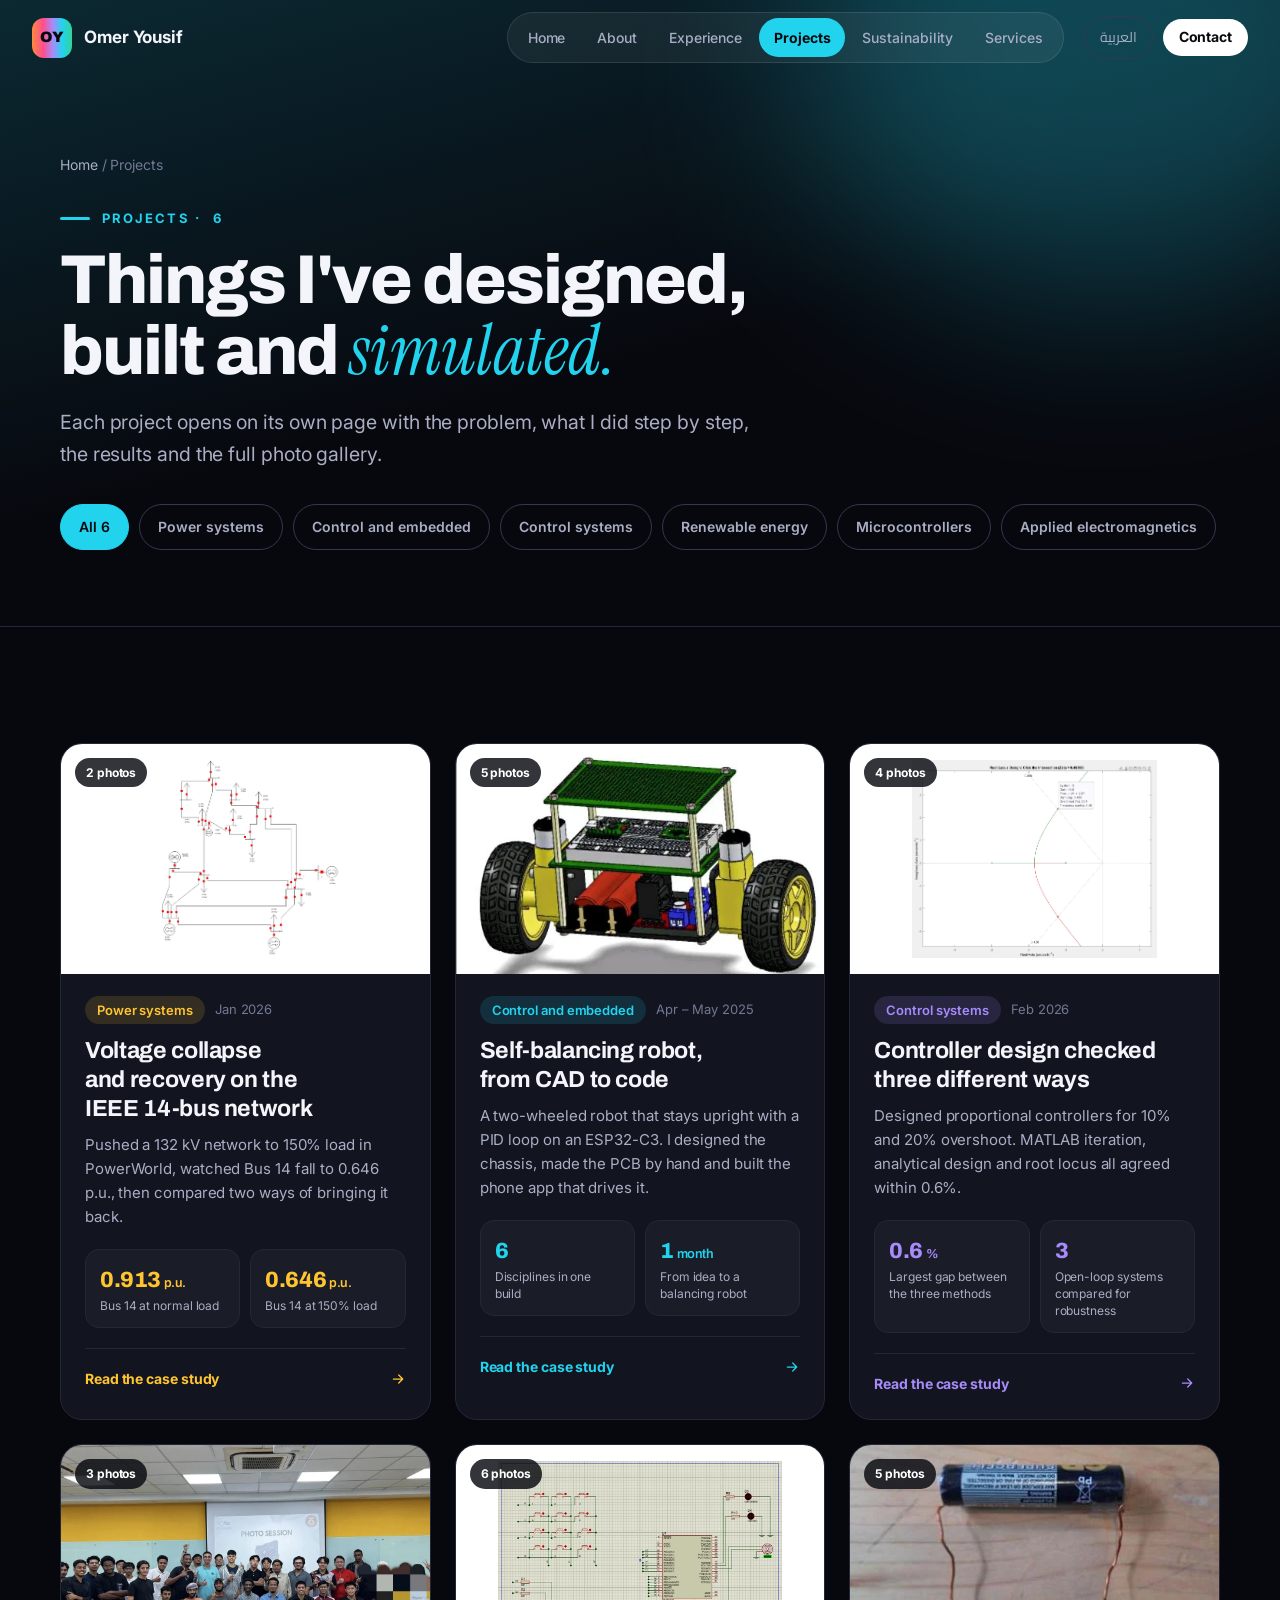
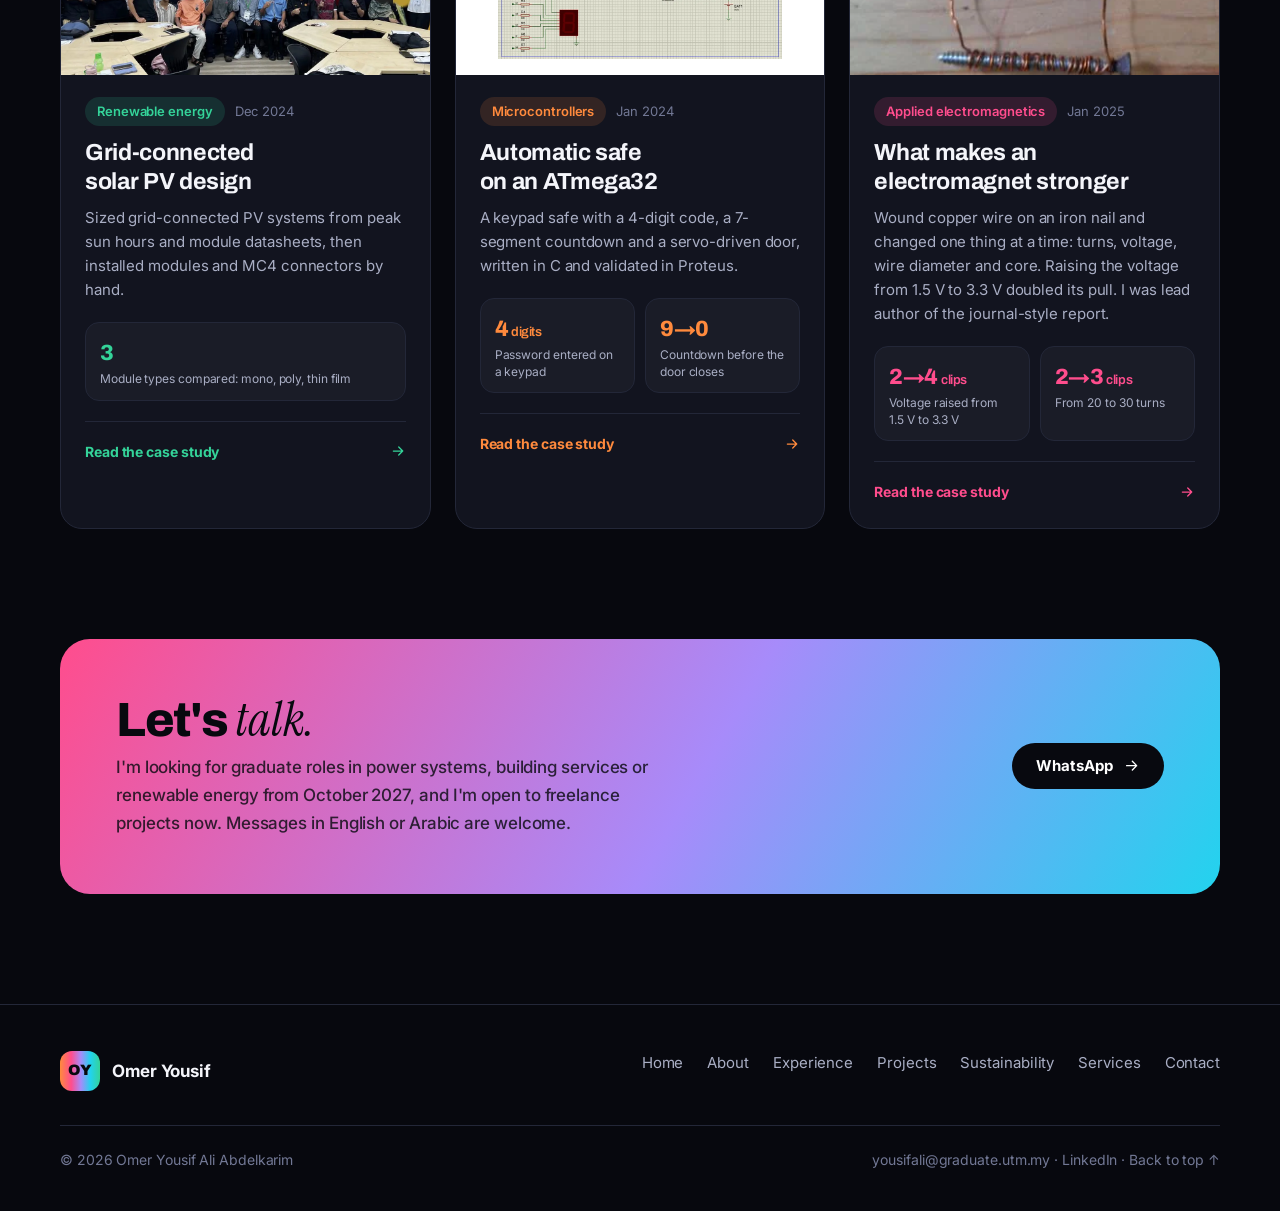
<file: projects.html>
<!doctype html>
<html lang="en" dir="ltr">
<head>
<meta charset="utf-8">
<meta name="viewport" content="width=device-width, initial-scale=1, viewport-fit=cover">
<title>Projects · Omer Yousif</title>
<meta name="description" content="Projects by Omer Yousif: IEEE 14-bus voltage collapse, a self-balancing robot, controller design, solar PV, an ATmega32 safe and an electromagnet study.">
<meta name="theme-color" content="#07080E">
<meta property="og:title" content="Projects · Omer Yousif">
<meta property="og:description" content="Power systems, building services and clean energy. Final-year Electrical Engineering at UTM.">
<meta property="og:image" content="assets/img/omer-portrait.webp">
<meta property="og:type" content="website">
<link rel="icon" href="data:image/svg+xml,%3Csvg xmlns='http://www.w3.org/2000/svg' viewBox='0 0 64 64'%3E%3Cdefs%3E%3ClinearGradient id='g' x1='0' x2='1'%3E%3Cstop offset='0' stop-color='%23FF8A3D'/%3E%3Cstop offset='.5' stop-color='%23A78BFA'/%3E%3Cstop offset='1' stop-color='%2322D3EE'/%3E%3C/linearGradient%3E%3C/defs%3E%3Crect width='64' height='64' rx='16' fill='url(%23g)'/%3E%3Ctext x='32' y='42' font-family='Arial Black,Arial' font-weight='900' font-size='26' text-anchor='middle' fill='%2307080E'%3EOY%3C/text%3E%3C/svg%3E">
<link rel="preconnect" href="https://fonts.googleapis.com">
<link rel="preconnect" href="https://fonts.gstatic.com" crossorigin>
<link rel="stylesheet" href="https://fonts.googleapis.com/css2?family=Anton&family=Archivo:wght@400..900&family=Cairo:wght@400..1000&family=Instrument+Serif:ital@1&family=Inter:wght@400;500;600;700&display=swap">
<link rel="stylesheet" href="css/style.css?v=5">
</head>
<body data-page="projects">
<a class="skip-link" href="#main">Skip to content</a>
<header class="topbar" id="topbar"></header>
<main id="main"></main>
<footer class="footer" id="footer"></footer>

<dialog class="lightbox" id="lightbox" aria-label="Photo viewer">
  <figure class="lightbox__figure">
    <img id="lightboxImg" alt="">
    <figcaption id="lightboxCaption"></figcaption>
  </figure>
  <button class="lightbox__btn lightbox__btn--prev" id="lbPrev" type="button" aria-label="Previous photo"><svg class="icon" viewBox="0 0 24 24" aria-hidden="true"><path d="M15 5l-7 7 7 7"/></svg></button>
  <button class="lightbox__btn lightbox__btn--next" id="lbNext" type="button" aria-label="Next photo"><svg class="icon" viewBox="0 0 24 24" aria-hidden="true"><path d="M9 5l7 7-7 7"/></svg></button>
  <button class="lightbox__close" id="lbClose" type="button" aria-label="Close"><svg class="icon" viewBox="0 0 24 24" aria-hidden="true"><path d="M6 6l12 12M18 6L6 18"/></svg></button>
</dialog>

<noscript><p class="noscript">This site needs JavaScript to show its content.</p></noscript>
<script src="js/content.js?v=5"></script>
<script src="js/main.js?v=5"></script>
</body>
</html>
</file>
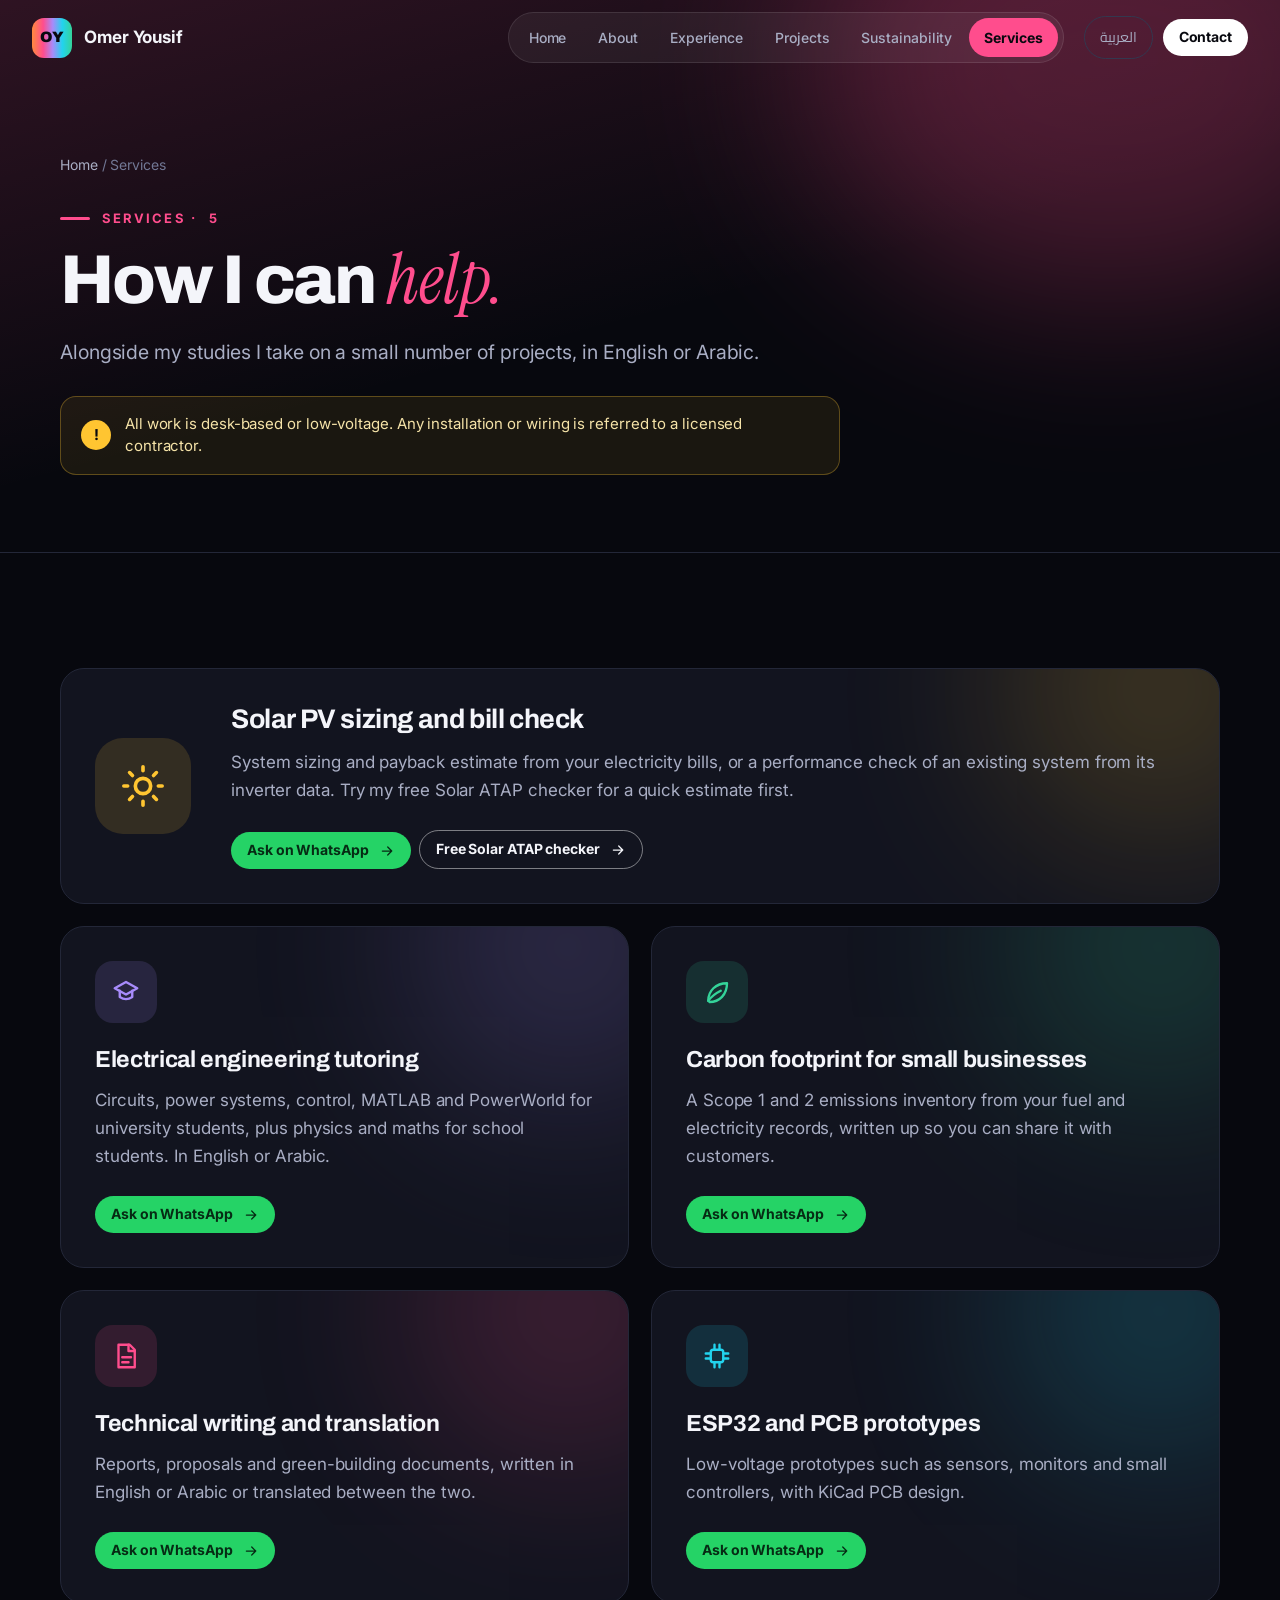
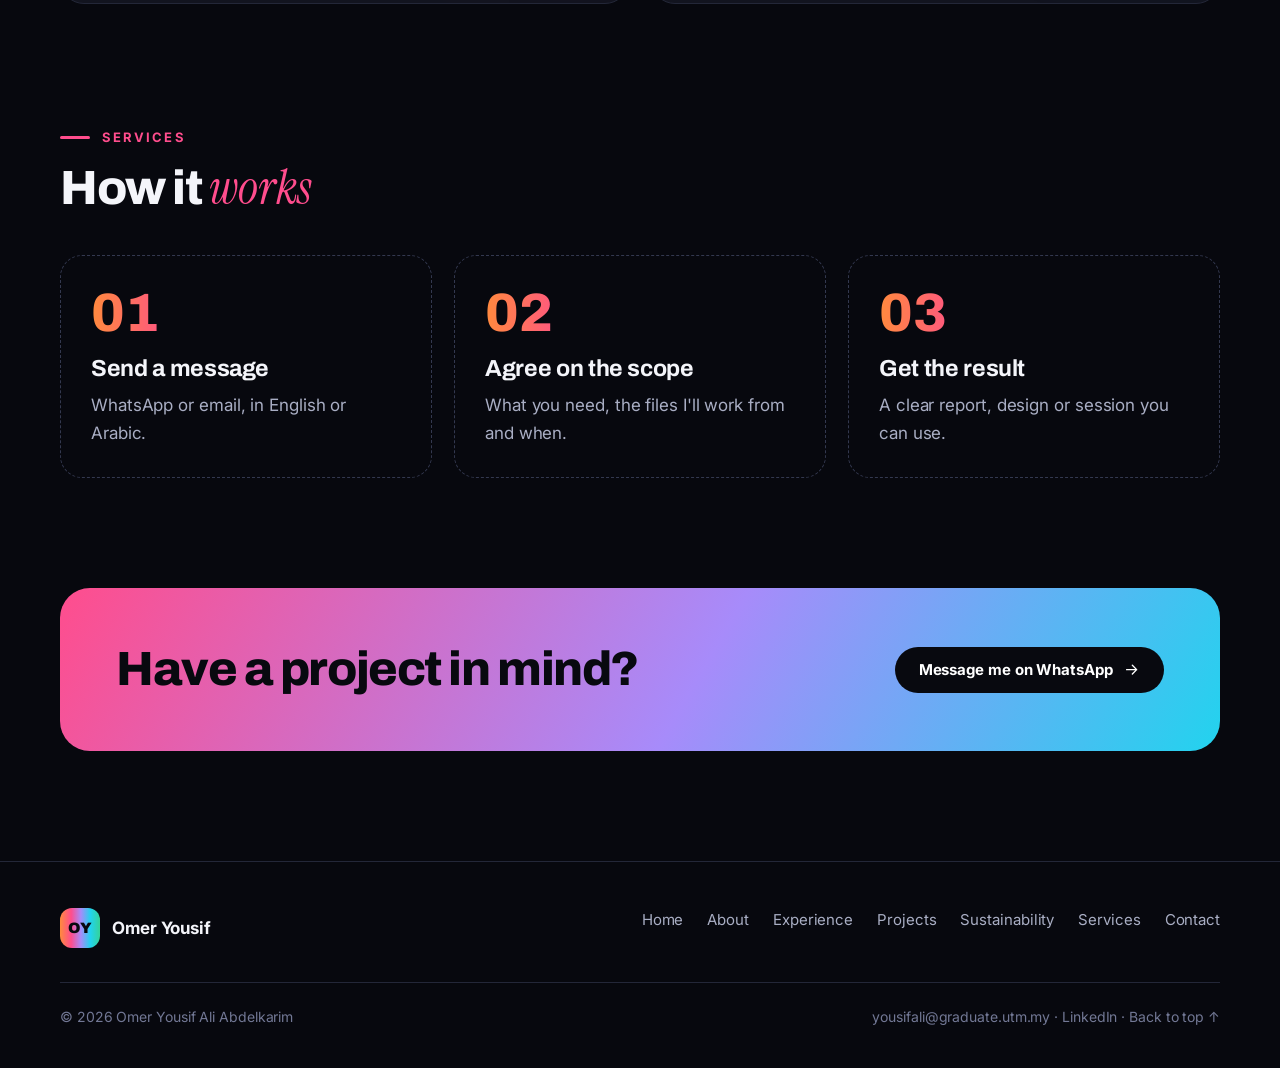
<file: services.html>
<!doctype html>
<html lang="en" dir="ltr">
<head>
<meta charset="utf-8">
<meta name="viewport" content="width=device-width, initial-scale=1, viewport-fit=cover">
<title>Services · Omer Yousif</title>
<meta name="description" content="Electrical engineering tutoring, solar PV sizing, carbon footprints, technical writing and translation, and ESP32/PCB prototypes, in English or Arabic.">
<meta name="theme-color" content="#07080E">
<meta property="og:title" content="Services · Omer Yousif">
<meta property="og:description" content="Power systems, building services and clean energy. Final-year Electrical Engineering at UTM.">
<meta property="og:image" content="assets/img/omer-portrait.webp">
<meta property="og:type" content="website">
<link rel="icon" href="data:image/svg+xml,%3Csvg xmlns='http://www.w3.org/2000/svg' viewBox='0 0 64 64'%3E%3Cdefs%3E%3ClinearGradient id='g' x1='0' x2='1'%3E%3Cstop offset='0' stop-color='%23FF8A3D'/%3E%3Cstop offset='.5' stop-color='%23A78BFA'/%3E%3Cstop offset='1' stop-color='%2322D3EE'/%3E%3C/linearGradient%3E%3C/defs%3E%3Crect width='64' height='64' rx='16' fill='url(%23g)'/%3E%3Ctext x='32' y='42' font-family='Arial Black,Arial' font-weight='900' font-size='26' text-anchor='middle' fill='%2307080E'%3EOY%3C/text%3E%3C/svg%3E">
<link rel="preconnect" href="https://fonts.googleapis.com">
<link rel="preconnect" href="https://fonts.gstatic.com" crossorigin>
<link rel="stylesheet" href="https://fonts.googleapis.com/css2?family=Anton&family=Archivo:wght@400..900&family=Cairo:wght@400..1000&family=Instrument+Serif:ital@1&family=Inter:wght@400;500;600;700&display=swap">
<link rel="stylesheet" href="css/style.css?v=5">
</head>
<body data-page="services">
<a class="skip-link" href="#main">Skip to content</a>
<header class="topbar" id="topbar"></header>
<main id="main"></main>
<footer class="footer" id="footer"></footer>

<dialog class="lightbox" id="lightbox" aria-label="Photo viewer">
  <figure class="lightbox__figure">
    <img id="lightboxImg" alt="">
    <figcaption id="lightboxCaption"></figcaption>
  </figure>
  <button class="lightbox__btn lightbox__btn--prev" id="lbPrev" type="button" aria-label="Previous photo"><svg class="icon" viewBox="0 0 24 24" aria-hidden="true"><path d="M15 5l-7 7 7 7"/></svg></button>
  <button class="lightbox__btn lightbox__btn--next" id="lbNext" type="button" aria-label="Next photo"><svg class="icon" viewBox="0 0 24 24" aria-hidden="true"><path d="M9 5l7 7-7 7"/></svg></button>
  <button class="lightbox__close" id="lbClose" type="button" aria-label="Close"><svg class="icon" viewBox="0 0 24 24" aria-hidden="true"><path d="M6 6l12 12M18 6L6 18"/></svg></button>
</dialog>

<noscript><p class="noscript">This site needs JavaScript to show its content.</p></noscript>
<script src="js/content.js?v=5"></script>
<script src="js/main.js?v=5"></script>
</body>
</html>
</file>
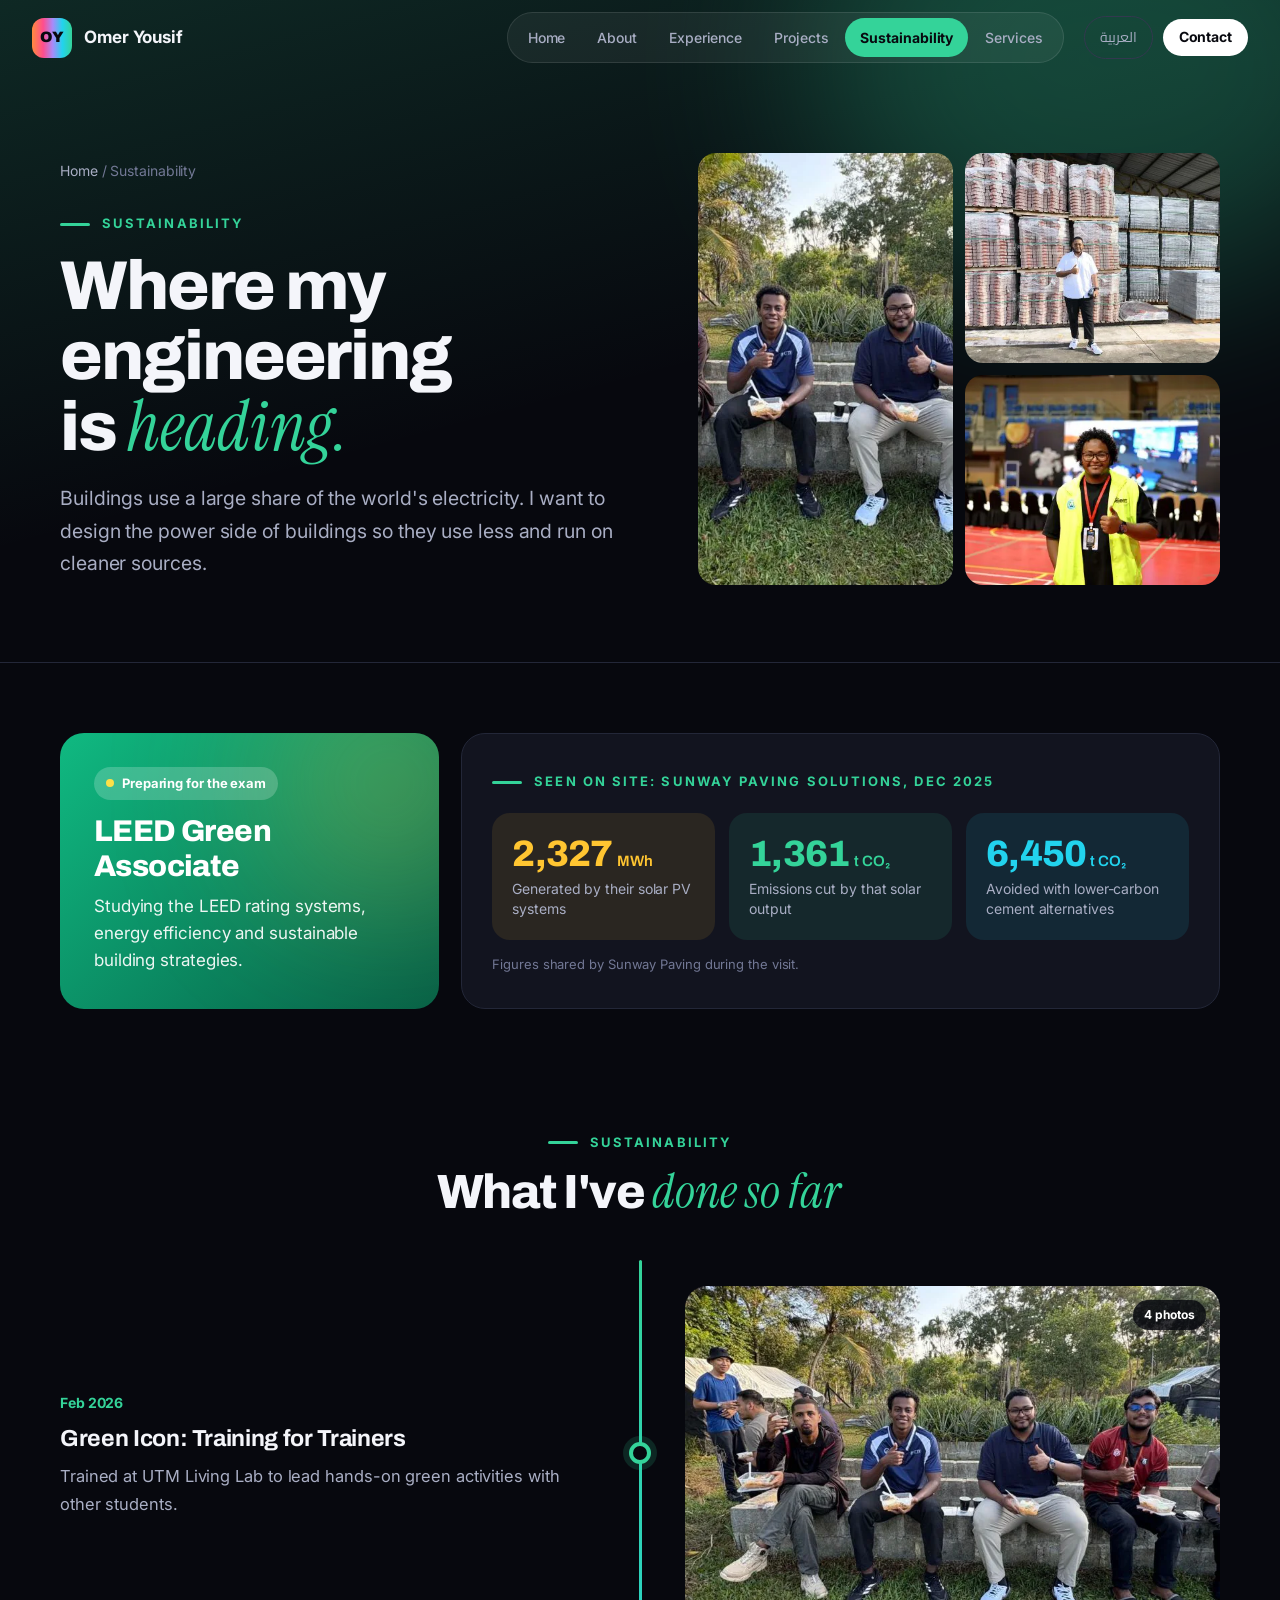
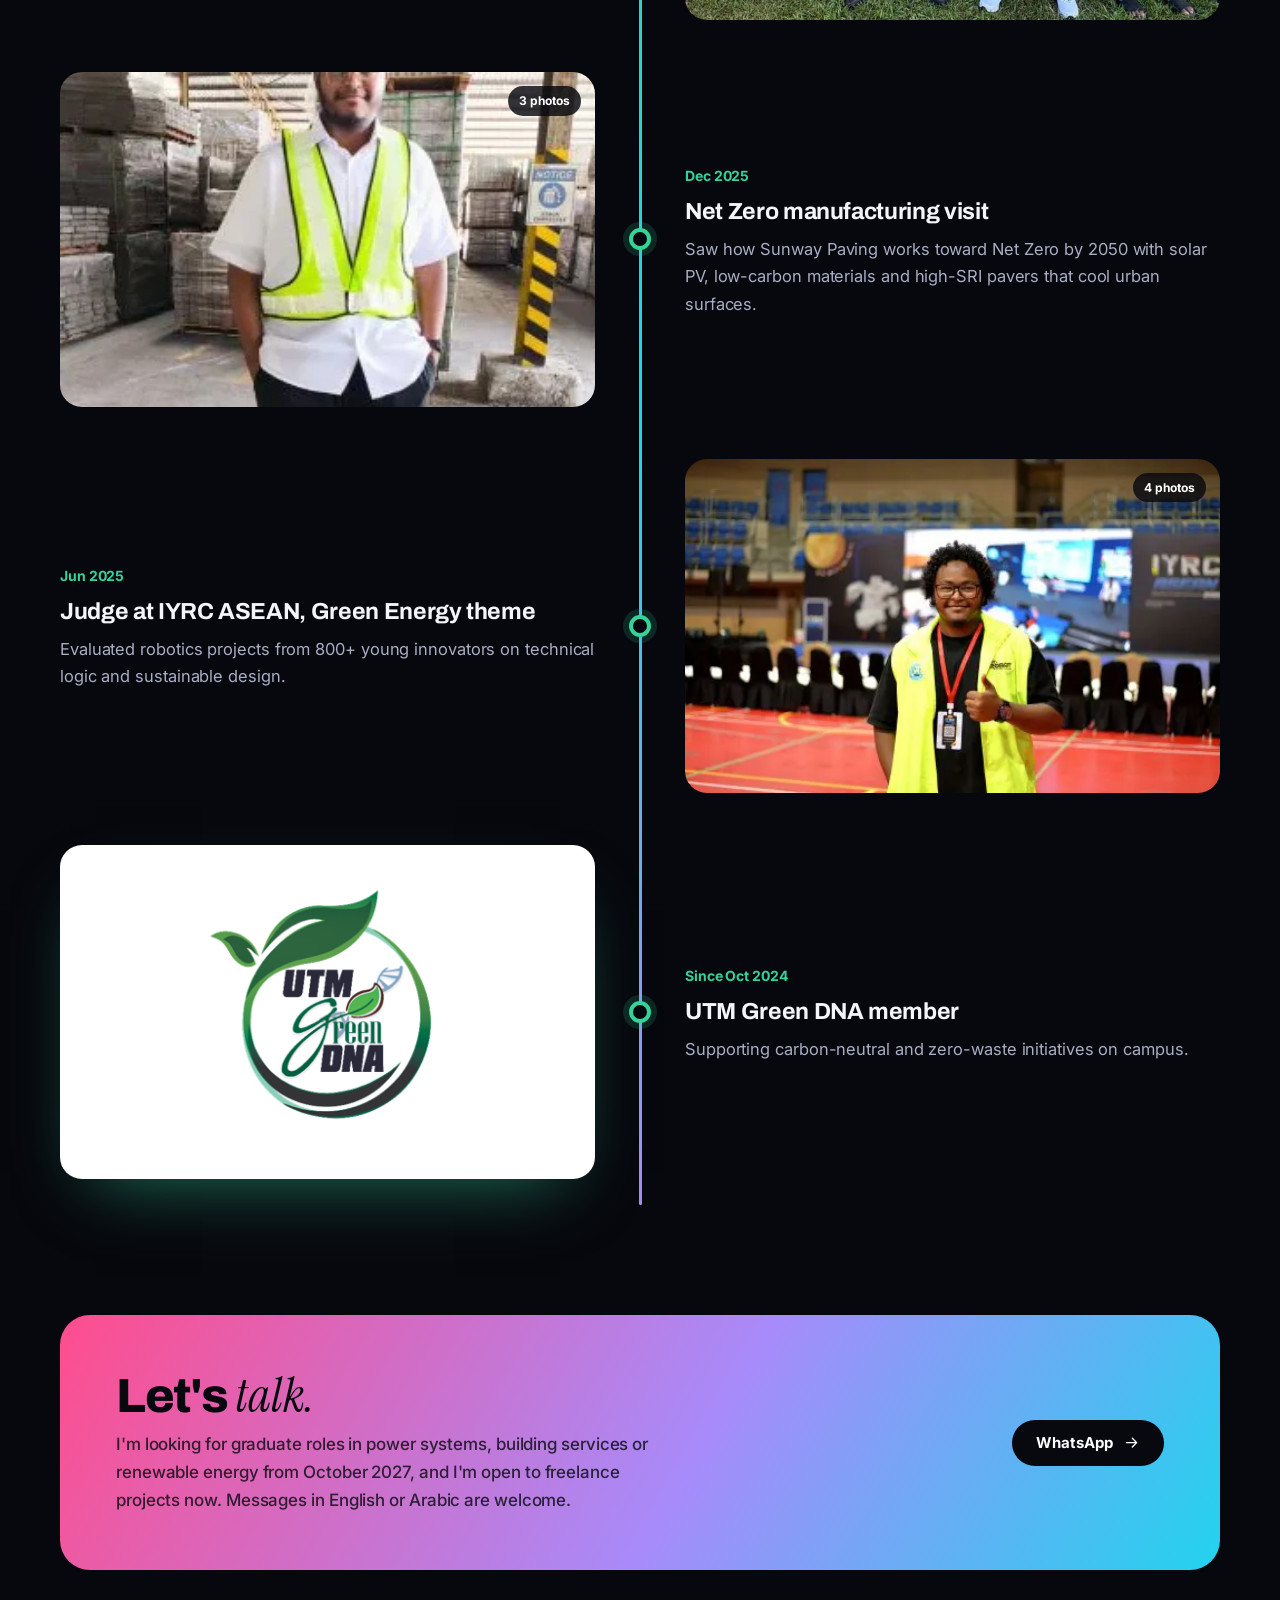
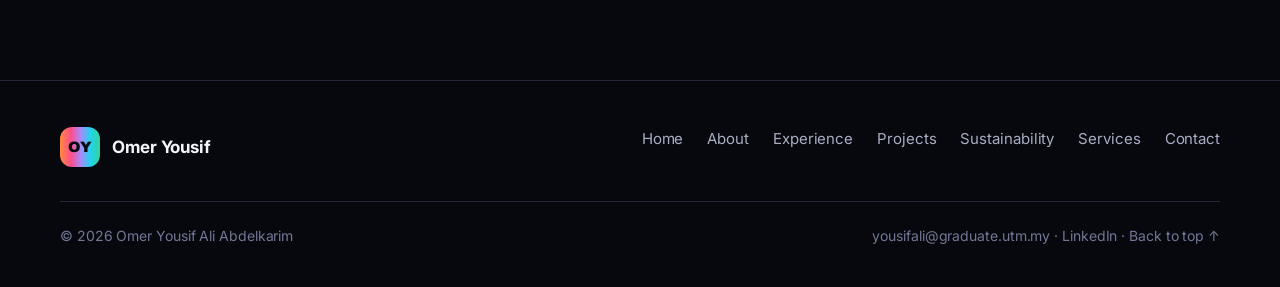
<file: sustainability.html>
<!doctype html>
<html lang="en" dir="ltr">
<head>
<meta charset="utf-8">
<meta name="viewport" content="width=device-width, initial-scale=1, viewport-fit=cover">
<title>Sustainability · Omer Yousif</title>
<meta name="description" content="LEED Green Associate preparation, a Net Zero manufacturing visit, judging the Green Energy theme at IYRC ASEAN and campus green initiatives.">
<meta name="theme-color" content="#07080E">
<meta property="og:title" content="Sustainability · Omer Yousif">
<meta property="og:description" content="Power systems, building services and clean energy. Final-year Electrical Engineering at UTM.">
<meta property="og:image" content="assets/img/omer-portrait.webp">
<meta property="og:type" content="website">
<link rel="icon" href="data:image/svg+xml,%3Csvg xmlns='http://www.w3.org/2000/svg' viewBox='0 0 64 64'%3E%3Cdefs%3E%3ClinearGradient id='g' x1='0' x2='1'%3E%3Cstop offset='0' stop-color='%23FF8A3D'/%3E%3Cstop offset='.5' stop-color='%23A78BFA'/%3E%3Cstop offset='1' stop-color='%2322D3EE'/%3E%3C/linearGradient%3E%3C/defs%3E%3Crect width='64' height='64' rx='16' fill='url(%23g)'/%3E%3Ctext x='32' y='42' font-family='Arial Black,Arial' font-weight='900' font-size='26' text-anchor='middle' fill='%2307080E'%3EOY%3C/text%3E%3C/svg%3E">
<link rel="preconnect" href="https://fonts.googleapis.com">
<link rel="preconnect" href="https://fonts.gstatic.com" crossorigin>
<link rel="stylesheet" href="https://fonts.googleapis.com/css2?family=Anton&family=Archivo:wght@400..900&family=Cairo:wght@400..1000&family=Instrument+Serif:ital@1&family=Inter:wght@400;500;600;700&display=swap">
<link rel="stylesheet" href="css/style.css?v=5">
</head>
<body data-page="sustainability">
<a class="skip-link" href="#main">Skip to content</a>
<header class="topbar" id="topbar"></header>
<main id="main"></main>
<footer class="footer" id="footer"></footer>

<dialog class="lightbox" id="lightbox" aria-label="Photo viewer">
  <figure class="lightbox__figure">
    <img id="lightboxImg" alt="">
    <figcaption id="lightboxCaption"></figcaption>
  </figure>
  <button class="lightbox__btn lightbox__btn--prev" id="lbPrev" type="button" aria-label="Previous photo"><svg class="icon" viewBox="0 0 24 24" aria-hidden="true"><path d="M15 5l-7 7 7 7"/></svg></button>
  <button class="lightbox__btn lightbox__btn--next" id="lbNext" type="button" aria-label="Next photo"><svg class="icon" viewBox="0 0 24 24" aria-hidden="true"><path d="M9 5l7 7-7 7"/></svg></button>
  <button class="lightbox__close" id="lbClose" type="button" aria-label="Close"><svg class="icon" viewBox="0 0 24 24" aria-hidden="true"><path d="M6 6l12 12M18 6L6 18"/></svg></button>
</dialog>

<noscript><p class="noscript">This site needs JavaScript to show its content.</p></noscript>
<script src="js/content.js?v=5"></script>
<script src="js/main.js?v=5"></script>
</body>
</html>
</file>
<file: css/style.css>
/*
  Omer Yousif portfolio styles.
  Concept: a dark stage. The home page opens with the cut-out photo
  standing in front of a giant word, lit by coloured stage lights.
  Every section has its own colour (see the tone classes below),
  and each page takes the colour of its section.
  Colours are tokens below; change them here to restyle the site.
*/

:root {
  --bg: #07080E;
  --bg-2: #0C0E17;
  --card: #12141F;
  --card-2: #181B29;
  --line: #232738;
  --line-2: #33384F;
  --ink: #F4F5FA;
  --ink-2: #A9AEC4;
  --ink-3: #727895;

  --violet: #A78BFA;
  --orange: #FF8A3D;
  --cyan: #22D3EE;
  --green: #34D399;
  --pink: #FF4D8D;
  --yellow: #FFC531;
  --wa: #25D366;
  --grad: linear-gradient(90deg, #FF8A3D, #FF4D8D 28%, #A78BFA 52%, #22D3EE 76%, #34D399);

  --f-display: "Anton", "Cairo", Impact, "Arial Narrow", sans-serif;
  --f-head: "Archivo", "Cairo", "Segoe UI", system-ui, sans-serif;
  --f-body: "Inter", "Cairo", "Segoe UI", system-ui, sans-serif;
  --f-serif: "Instrument Serif", Georgia, serif;

  --hh: 76px;
  --wrap: 1240px;
  --r: 22px;
  --ease: cubic-bezier(.2, .7, .2, 1);

  --c: #fff;
  --c-rgb: 255, 255, 255;
  color-scheme: dark;
}
:lang(ar) {
  --f-display: "Cairo", "Anton", sans-serif;
  --f-head: "Cairo", "Archivo", sans-serif;
  --f-body: "Cairo", "Inter", system-ui, sans-serif;
}

.t-violet { --c: var(--violet); --c-rgb: 167, 139, 250; }
.t-orange { --c: var(--orange); --c-rgb: 255, 138, 61; }
.t-cyan   { --c: var(--cyan);   --c-rgb: 34, 211, 238; }
.t-green  { --c: var(--green);  --c-rgb: 52, 211, 153; }
.t-pink   { --c: var(--pink);   --c-rgb: 255, 77, 141; }
.t-yellow { --c: var(--yellow); --c-rgb: 255, 197, 49; }

/* ---------- Base ---------- */
*, *::before, *::after { box-sizing: border-box; }
html { scroll-behavior: smooth; scroll-padding-top: calc(var(--hh) + 20px); -webkit-text-size-adjust: 100%; background: var(--bg); }
body {
  margin: 0;
  background: var(--bg);
  color: var(--ink);
  font-family: var(--f-body);
  font-size: 17px;
  line-height: 1.65;
  letter-spacing: -.005em;
  text-rendering: optimizeLegibility;
  -webkit-font-smoothing: antialiased;
  overflow-x: hidden;
}
:lang(ar) body, body:lang(ar) { line-height: 1.85; letter-spacing: 0; }
img { max-width: 100%; display: block; }
a { color: inherit; text-decoration: none; }
button { font: inherit; color: inherit; background: none; border: 0; padding: 0; cursor: pointer; }
h1, h2, h3, h4, p, ul, ol, dl, dd, figure { margin: 0; padding: 0; }
ul, ol { list-style: none; }
:focus-visible { outline: 2px solid var(--c, #fff); outline-offset: 3px; border-radius: 6px; }
::selection { background: rgba(var(--c-rgb), .35); }

.wrap {
  width: 100%;
  max-width: var(--wrap);
  margin-inline: auto;
  padding-left: max(40px, env(safe-area-inset-left, 0px));
  padding-right: max(40px, env(safe-area-inset-right, 0px));
}
.skip-link {
  position: absolute; inset-inline-start: 16px; top: -60px; z-index: 100;
  background: #fff; color: #08090F; padding: 10px 16px; border-radius: 10px; font-weight: 700;
}
.skip-link:focus { top: 12px; }
.noscript { padding: 120px 24px; text-align: center; }
.icon { width: 1.15em; height: 1.15em; fill: none; stroke: currentColor; stroke-width: 1.9; stroke-linecap: round; stroke-linejoin: round; flex: none; }
[dir="rtl"] .icon--dir { transform: scaleX(-1); }
bdi { unicode-bidi: isolate; }

/* ---------- Type ---------- */
.eyebrow {
  display: inline-flex; align-items: center; gap: 12px;
  color: var(--c);
  font-size: 13px; font-weight: 700; letter-spacing: .16em; text-transform: uppercase;
}
.eyebrow::before { content: ""; width: 30px; height: 3px; border-radius: 3px; background: currentColor; }
:lang(ar) .eyebrow { letter-spacing: 0; font-size: 15px; }
.h1, .h2, .h3 { font-family: var(--f-head); font-weight: 800; letter-spacing: -.03em; text-wrap: balance; }
.h1 { font-size: clamp(2.6rem, 1.6rem + 3.4vw, 4.5rem); line-height: 1.02; }
.h2 { font-size: clamp(2rem, 1.4rem + 2.1vw, 3rem); line-height: 1.06; }
.h3 { font-size: clamp(1.2rem, 1.05rem + .5vw, 1.5rem); line-height: 1.25; font-weight: 700; letter-spacing: -.015em; }
:lang(ar) .h1, :lang(ar) .h2, :lang(ar) .h3 { letter-spacing: 0; line-height: 1.3; font-weight: 800; }
.h1 em, .h2 em, .h3 em {
  font-family: var(--f-serif); font-style: italic; font-weight: 400; letter-spacing: 0;
  color: var(--c); padding-inline-end: .05em;
}
:lang(ar) .h1 em, :lang(ar) .h2 em, :lang(ar) .h3 em { font-family: var(--f-head); font-style: normal; font-weight: 900; }
.em-grad em, :lang(ar) .em-grad em { background: var(--grad); -webkit-background-clip: text; background-clip: text; color: transparent; }
.lead { font-size: clamp(1.05rem, 1rem + .3vw, 1.22rem); line-height: 1.65; color: var(--ink-2); }
.muted { color: var(--ink-2); }
.small { font-size: 14px; }

/* ---------- Buttons and chips ---------- */
.btn {
  display: inline-flex; align-items: center; justify-content: center; gap: 10px;
  padding: 14px 24px; border-radius: 999px;
  font-weight: 700; font-size: 15px; line-height: 1.2; white-space: nowrap;
  transition: transform .25s var(--ease), box-shadow .25s, background .25s, border-color .25s;
}
.btn:hover { transform: translateY(-2px); }
.btn--grad { background: var(--grad); color: #08090F; box-shadow: 0 10px 30px -10px rgba(255, 77, 141, .6); }
.btn--grad:hover { box-shadow: 0 16px 40px -10px rgba(167, 139, 250, .8); }
.btn--light { background: #fff; color: #08090F; }
.btn--ghost { border: 1.5px solid rgba(255, 255, 255, .45); }
.btn--ghost:hover { border-color: #fff; background: rgba(255, 255, 255, .06); }
.btn--wa { background: var(--wa); color: #062B14; }
.btn--sm { padding: 10px 16px; font-size: 14px; }
.more {
  display: inline-flex; align-items: center; gap: 12px;
  padding: 8px 8px 8px 20px; border-radius: 999px; border: 1.5px solid rgba(var(--c-rgb), .55);
  color: var(--c); font-weight: 700; font-size: 15px; white-space: nowrap;
  transition: background .25s, border-color .25s;
}
[dir="rtl"] .more { padding: 8px 20px 8px 8px; }
.more i { width: 32px; height: 32px; border-radius: 50%; display: grid; place-items: center; background: var(--c); color: #08090F; transition: transform .3s var(--ease); }
.more:hover { background: rgba(var(--c-rgb), .1); border-color: var(--c); }
.more:hover i { transform: translateX(4px); }
[dir="rtl"] .more:hover i { transform: translateX(-4px); }
.chip {
  display: inline-flex; align-items: center; gap: 6px;
  padding: 5px 12px; border-radius: 999px;
  background: rgba(var(--c-rgb), .14); color: var(--c);
  font-size: 13px; font-weight: 600; line-height: 1.4;
}

/* ---------- Top bar ---------- */
.topbar {
  position: fixed; top: 0; inset-inline: 0; z-index: 60;
  height: var(--hh);
  transition: background .35s, border-color .35s, backdrop-filter .35s;
  border-bottom: 1px solid transparent;
}
.topbar.is-solid { background: rgba(7, 8, 14, .82); backdrop-filter: blur(16px) saturate(140%); -webkit-backdrop-filter: blur(16px) saturate(140%); border-color: var(--line); }
.topbar__inner {
  height: 100%; max-width: 1480px; margin-inline: auto;
  display: flex; align-items: center; gap: 20px;
  padding-left: max(32px, env(safe-area-inset-left, 0px)); padding-right: max(32px, env(safe-area-inset-right, 0px));
}
.brand { display: flex; align-items: center; gap: 12px; font-weight: 700; font-size: 17px; white-space: nowrap; }
.brand__mark {
  width: 40px; height: 40px; border-radius: 12px; display: grid; place-items: center;
  background: var(--grad); color: #08090F; font-family: var(--f-head); font-weight: 900; font-size: 15px; letter-spacing: -.02em;
}
.nav {
  margin-inline-start: auto;
  display: flex; gap: 2px; padding: 5px; border-radius: 999px;
  background: rgba(255, 255, 255, .055); border: 1px solid rgba(255, 255, 255, .1);
  font-size: 14px; font-weight: 500;
}
.nav a { padding: 8px 15px; border-radius: 999px; color: var(--ink-2); transition: color .2s, background .2s; white-space: nowrap; }
.nav a:hover { color: #fff; background: rgba(255, 255, 255, .07); }
.nav a[aria-current="page"] { background: var(--c); color: #08090F; font-weight: 700; }
.nav__extra { display: none; }
.topbar__actions { display: flex; align-items: center; gap: 10px; }
.lang-btn { padding: 9px 15px; border-radius: 999px; border: 1px solid var(--line-2); font-size: 14px; color: var(--ink-2); transition: color .2s, border-color .2s; }
.lang-btn:hover { color: #fff; border-color: #fff; }
.lang-btn:lang(ar) { font-family: "Cairo", sans-serif; }
.menu-btn { display: none; width: 44px; height: 44px; border-radius: 12px; border: 1px solid var(--line-2); place-items: center; }
.menu-btn .icon { width: 22px; height: 22px; }

/* ---------- Home: the stage intro ---------- */
.hero {
  position: relative; isolation: isolate; overflow: hidden;
  height: 100vh; height: 100svh; min-height: 640px; max-height: 1100px;
  background: #04050A;
}
.hero__stage { position: absolute; inset: 0; z-index: -1; pointer-events: none; }
.glow { position: absolute; border-radius: 50%; filter: blur(90px); pointer-events: none; }
.hero .glow { animation: pulse 7s ease-in-out infinite alternate; }
.hero .glow--1 { width: 46vw; height: 46vw; max-width: 680px; max-height: 680px; inset-inline-start: -10vw; top: 12%; background: var(--orange); opacity: .5; }
.hero .glow--2 { width: 44vw; height: 44vw; max-width: 660px; max-height: 660px; inset-inline-end: -10vw; top: 4%; background: #2563EB; opacity: .55; animation-delay: -3s; }
.hero .glow--3 { width: 52vw; height: 30vw; inset-inline-start: 26%; bottom: -18vw; background: var(--pink); opacity: .42; animation-delay: -5s; }
.beam { position: absolute; top: -60px; width: 5px; height: 58%; border-radius: 6px; opacity: .55; filter: blur(1px); transform-origin: top center; animation: sway 9s ease-in-out infinite alternate; }
.beam--1 { inset-inline-start: 13%; background: #FFB37A; }
.beam--2 { inset-inline-start: 24%; height: 44%; background: #FF7AB0; animation-delay: -2s; }
.beam--3 { inset-inline-end: 13%; background: #7DD3FC; animation-delay: -4s; }
.beam--4 { inset-inline-end: 24%; height: 44%; background: var(--violet); animation-delay: -6s; }
.smoke { position: absolute; border-radius: 50%; background: rgba(255, 255, 255, .12); filter: blur(60px); animation: drift 16s ease-in-out infinite alternate; }
.smoke--1 { width: 26vw; height: 58%; inset-inline-start: 3%; top: 30%; }
.smoke--2 { width: 22vw; height: 52%; inset-inline-end: 2%; top: 34%; animation-delay: -6s; }
.smoke--3 { width: 36vw; height: 22%; inset-inline-start: 36%; bottom: -4%; animation-delay: -10s; }

.hero__word {
  position: absolute; inset-inline: 0; top: 8%; z-index: 1;
  text-align: center; color: #fff; white-space: nowrap;
  font-family: var(--f-display); font-weight: 400; line-height: 1;
  font-size: min(23vw, 36vh); font-size: min(23vw, 36svh);
  letter-spacing: .01em;
  animation: wordIn 1.2s var(--ease) .1s both;
}
:lang(ar) .hero__word { font-weight: 1000; font-size: min(26vw, 40svh); line-height: .9; top: 5%; letter-spacing: 0; }
.hero__side {
  position: absolute; top: 24%; z-index: 1;
  display: flex; align-items: center; gap: 22px;
  font-family: var(--f-display); font-size: min(6.1vw, 9.8vh); font-size: min(6.1vw, 9.8svh); line-height: 1; color: #fff; white-space: nowrap;
}
:lang(ar) .hero__side { font-weight: 900; top: 22%; }
.hero__side i { width: .34em; height: .34em; border-radius: 50%; flex: none; }
.hero__side--start { inset-inline-start: 3.9vw; animation: sideInStart 1s var(--ease) .55s both; }
.hero__side--end { inset-inline-end: 3.9vw; animation: sideInEnd 1s var(--ease) .55s both; }
.hero__side--start i { background: var(--orange); }
.hero__side--end i { background: var(--green); }

.hero__fig {
  position: absolute; z-index: 2; bottom: 0; left: 50%;
  height: 80%; aspect-ratio: 856 / 980; transform: translateX(-50%);
}
.hero__fig img {
  width: 100%; height: 100%; object-fit: contain; object-position: bottom center;
  animation: riseIn 1.3s var(--ease) .3s both;
}
.badge {
  position: absolute; z-index: 3;
  padding: 12px 18px; border-radius: 16px;
  background: rgba(14, 16, 26, .72); border: 1px solid rgba(255, 255, 255, .18);
  backdrop-filter: blur(12px); -webkit-backdrop-filter: blur(12px);
  font-size: 14px; color: var(--ink-2); line-height: 1.35; white-space: nowrap;
  animation: popIn .7s var(--ease) both, bob 5s ease-in-out infinite;
}
.badge b { display: block; font-family: var(--f-head); font-size: 26px; font-weight: 800; color: var(--c); letter-spacing: -.02em; }
.badge--1 { inset-inline-start: -16%; top: 62%; animation-delay: 1.1s, 2s; }
.badge--2 { inset-inline-end: -20%; top: 60%; animation-delay: 1.25s, 2.6s; }
.hero__shade { position: absolute; inset: auto 0 0; height: 34%; z-index: 3; background: linear-gradient(to bottom, rgba(4, 5, 10, 0), rgba(4, 5, 10, .9)); pointer-events: none; }
.hero__foot {
  position: absolute; z-index: 4; inset-inline: 0; bottom: 34px;
  display: flex; justify-content: space-between; align-items: flex-end; gap: 24px;
  padding-inline: max(48px, env(safe-area-inset-left, 0px));
  animation: fadeUp 1s var(--ease) 1.3s both;
}
.hero__me { max-width: 400px; font-size: 17px; line-height: 1.5; color: #E6E8F2; }
.hero__me b { display: block; font-family: var(--f-head); font-size: 26px; font-weight: 800; letter-spacing: -.02em; color: #fff; margin-bottom: 4px; }
.hero__me span { color: var(--ink-2); }
.hero__cta { display: flex; gap: 12px; flex-wrap: wrap; justify-content: flex-end; }
.hero__scroll {
  position: absolute; z-index: 4; left: 50%; bottom: 24px; transform: translateX(-50%);
  display: flex; flex-direction: column; align-items: center; gap: 8px;
  font-size: 11px; letter-spacing: .24em; text-transform: uppercase; color: var(--ink-2);
  animation: fadeUp 1s var(--ease) 1.5s both;
}
.hero__scroll i { position: relative; width: 26px; height: 42px; border: 2px solid rgba(255, 255, 255, .5); border-radius: 14px; }
.hero__scroll i::after { content: ""; position: absolute; left: 50%; top: 8px; width: 4px; height: 8px; margin-left: -2px; border-radius: 2px; background: #fff; animation: wheel 1.8s ease-in-out infinite; }
.rainbow { height: 5px; background: var(--grad); }

@keyframes wordIn { from { opacity: 0; transform: translateY(50px) scale(.94); letter-spacing: .08em; } to { opacity: 1; transform: none; } }
@keyframes sideInStart { from { opacity: 0; transform: translateX(-60px); } to { opacity: 1; transform: none; } }
@keyframes sideInEnd { from { opacity: 0; transform: translateX(60px); } to { opacity: 1; transform: none; } }
@keyframes riseIn { from { opacity: 0; transform: translateY(70px); } to { opacity: 1; transform: none; } }
@keyframes popIn { from { opacity: 0; transform: scale(.8) translateY(14px); } to { opacity: 1; transform: none; } }
@keyframes bob { 0%, 100% { translate: 0 0; } 50% { translate: 0 -8px; } }
@keyframes fadeUp { from { opacity: 0; transform: translateY(24px); } to { opacity: 1; transform: none; } }
@keyframes pulse { from { opacity: .3; } to { opacity: .6; } }
@keyframes sway { from { rotate: -7deg; } to { rotate: 7deg; } }
@keyframes drift { from { translate: -4vw 0; } to { translate: 4vw -3vh; } }
@keyframes wheel { 0% { opacity: 0; transform: translateY(0); } 30% { opacity: 1; } 100% { opacity: 0; transform: translateY(12px); } }
[dir="rtl"] .hero__side--start { animation-name: sideInEnd; }
[dir="rtl"] .hero__side--end { animation-name: sideInStart; }

/* ---------- Stats ---------- */
.stats { display: grid; grid-template-columns: repeat(5, 1fr); border-bottom: 1px solid var(--line); background: var(--bg-2); }
.stat { padding: 34px 30px; border-inline-end: 1px solid var(--line); }
.stat:last-child { border-inline-end: 0; }
.stat b { display: block; font-family: var(--f-head); font-size: clamp(2.2rem, 1.6rem + 1.6vw, 3rem); font-weight: 800; letter-spacing: -.03em; line-height: 1.1; color: var(--c); }
.stat span { display: block; margin-top: 6px; font-size: 14px; color: var(--ink-2); line-height: 1.45; }

/* ---------- Sections ---------- */
.sec { position: relative; padding-top: clamp(80px, 9vw, 120px); }
.sec-head { display: flex; justify-content: space-between; align-items: flex-end; gap: 30px; margin-bottom: 42px; }
.sec-head .h2 { margin-top: 14px; max-width: 760px; }
.sec-head--center { flex-direction: column; align-items: center; text-align: center; }
.card { background: var(--card); border: 1px solid var(--line); border-radius: var(--r); overflow: hidden; }
.lift { transition: transform .35s var(--ease), border-color .35s, box-shadow .35s; }
.lift:hover { transform: translateY(-6px); border-color: rgba(var(--c-rgb), .6); box-shadow: 0 24px 60px -24px rgba(var(--c-rgb), .5); }

/* Home: about */
.about-sum { display: grid; grid-template-columns: 1.1fr 1fr; gap: 64px; align-items: center; }
.about-sum .h2 { margin: 14px 0 20px; }
.about-sum .more { margin-top: 30px; }
.journey-list { display: grid; gap: 14px; }
.journey-list li { display: flex; gap: 18px; align-items: center; padding: 18px 22px; border-radius: 18px; background: var(--card); border: 1px solid var(--line); border-inline-start: 4px solid var(--c); }
.journey-list em { font-style: normal; font-family: var(--f-head); font-weight: 800; font-size: 14px; width: 110px; flex: none; color: var(--c); }
.journey-list b { display: block; font-size: 16px; }
.journey-list span { font-size: 14px; color: var(--ink-2); }

/* Home: experience */
.exp-card { display: grid; grid-template-columns: 1fr 1.15fr; height: 520px; }
.exp-card__txt { padding: clamp(28px, 3vw, 44px); display: flex; flex-direction: column; align-items: flex-start; }
.exp-card__txt .h3 { margin-top: 16px; }
.facts { display: grid; grid-template-columns: 1fr 1fr; gap: 12px; margin: 26px 0 30px; width: 100%; }
.facts div { padding: 14px 16px; border-radius: 14px; background: rgba(var(--c-rgb), .08); border: 1px solid rgba(var(--c-rgb), .25); font-size: 14px; color: var(--ink-2); line-height: 1.45; }
.facts b { display: block; color: var(--ink); font-size: 15px; margin-bottom: 3px; }
.exp-card__pics { display: grid; grid-template-columns: 1fr 1fr; grid-template-rows: minmax(0, 1fr) minmax(0, 1fr); gap: 6px; min-height: 0; }
.exp-card__pics img { width: 100%; height: 100%; object-fit: cover; min-height: 0; }
.exp-card__pics img:first-child { grid-row: span 2; }
.exp-card__logo { grid-row: span 2; min-height: 0; display: grid; place-items: center; padding: clamp(20px, 3vw, 40px); background: #fff; }
.exp-card__pics .exp-card__logo img { width: 100%; height: auto; max-height: 100%; object-fit: contain; }

/* Project cards (home + projects page) */
.feat { display: grid; grid-template-columns: 1.4fr 1fr; gap: 22px; }
.feat .pcard:first-child { grid-row: span 2; }
.feat .pcard:first-child .pcard__img { aspect-ratio: auto; flex: 1; min-height: 340px; }
.feat .pcard:first-child .pcard__body { flex: none; }
.pcard { display: flex; flex-direction: column; }
.pcard__img { position: relative; aspect-ratio: 16 / 10; background: #fff; overflow: hidden; }
.pcard__img img { width: 100%; height: 100%; object-fit: cover; transition: transform .6s var(--ease); }
.pcard__img.is-figure img { object-fit: contain; padding: 16px; }
.pcard:hover .pcard__img img { transform: scale(1.04); }
.pcard__count { position: absolute; inset-inline-start: 14px; top: 14px; padding: 5px 11px; border-radius: 999px; font-size: 12px; font-weight: 700; background: rgba(8, 9, 15, .82); color: #fff; }
.formula { width: 100%; height: 100%; display: grid; place-items: center; background: linear-gradient(135deg, #4A1638, var(--pink) 130%); color: #fff; font-family: var(--f-serif); font-style: italic; font-size: clamp(2.2rem, 1.5rem + 2vw, 3.4rem); direction: ltr; }
.pcard__body { padding: 22px 24px 24px; display: flex; flex-direction: column; flex: 1; }
.pcard__meta { display: flex; flex-wrap: wrap; gap: 10px; align-items: center; margin-bottom: 12px; font-size: 13px; color: var(--ink-3); }
.pcard__body p { margin-top: 10px; color: var(--ink-2); font-size: 15px; line-height: 1.6; }
.kpis { display: flex; gap: 10px; margin-top: 20px; }
.kpis div { flex: 1; min-width: 0; padding: 12px 14px; border-radius: 14px; background: rgba(255, 255, 255, .035); border: 1px solid var(--line); }
.kpis b { display: block; font-family: var(--f-head); font-size: 22px; font-weight: 800; color: var(--c); letter-spacing: -.02em; }
.kpis b small { font-size: 13px; font-weight: 600; margin-inline-start: 3px; }
.kpis span { display: block; font-size: 12px; line-height: 1.4; color: var(--ink-2); }
.pcard__read { margin-top: auto; padding-top: 18px; display: flex; justify-content: space-between; align-items: center; font-weight: 700; font-size: 14px; color: var(--c); }
.pcard__body > .pcard__read { border-top: 1px solid var(--line); margin-top: 20px; }
.pgrid { display: grid; grid-template-columns: repeat(3, 1fr); gap: 24px; }
.pgrid .pcard.is-hidden { display: none; }

/* Home: sustainability panel */
.sus-panel { position: relative; overflow: hidden; border-radius: 30px; padding: clamp(28px, 4vw, 52px); display: grid; grid-template-columns: 1.1fr 1fr; gap: 44px; background: linear-gradient(135deg, #0A2B22, #0C1A1F 62%); border: 1px solid rgba(52, 211, 153, .3); }
.sus-panel .h2 { margin: 14px 0 18px; }
.nums { display: grid; grid-template-columns: repeat(3, 1fr); gap: 12px; margin: 28px 0 30px; }
.nums div { padding: 16px; border-radius: 16px; background: rgba(var(--c-rgb), .1); }
.nums b { display: block; font-family: var(--f-head); font-size: 28px; font-weight: 800; color: var(--c); letter-spacing: -.02em; }
.nums b small { font-size: 13px; margin-inline-start: 3px; }
.nums span { font-size: 13px; color: var(--ink-2); line-height: 1.4; display: block; }
.sus-panel__photo { position: relative; border-radius: 22px; overflow: hidden; min-height: 320px; }
.sus-panel__photo img { position: absolute; inset: 0; width: 100%; height: 100%; object-fit: cover; }
.leed-tag { position: absolute; inset-inline-start: 18px; bottom: 18px; padding: 14px 18px; border-radius: 14px; background: rgba(8, 9, 15, .82); border: 1px solid rgba(52, 211, 153, .4); backdrop-filter: blur(8px); }
.leed-tag b { color: var(--green); display: block; }
.leed-tag span { font-size: 13px; color: var(--ink-2); }

/* Services cards */
.svc-row { display: grid; grid-template-columns: repeat(5, 1fr); gap: 16px; }
.svc { padding: 26px 22px; border-radius: 20px; background: var(--card); border: 1px solid var(--line); display: flex; flex-direction: column; }
.svc__ic { width: 54px; height: 54px; border-radius: 16px; display: grid; place-items: center; margin-bottom: 18px; background: rgba(var(--c-rgb), .14); color: var(--c); flex: none; }
.svc__ic .icon { width: 26px; height: 26px; }
.svc b { display: block; font-size: 16px; line-height: 1.35; }
.svc span { display: -webkit-box; -webkit-box-orient: vertical; -webkit-line-clamp: 3; overflow: hidden; margin-top: 8px; font-size: 13.5px; color: var(--ink-2); line-height: 1.5; }

/* Recognition */
.recog { display: grid; grid-template-columns: 1fr 1fr 1.25fr; gap: 22px; }
.recog__photo { border-radius: 20px; overflow: hidden; min-height: 280px; position: relative; }
.recog__photo img { position: absolute; inset: 0; width: 100%; height: 100%; object-fit: cover; }
.ledger { padding: 22px 26px; border-radius: 20px; background: var(--card); border: 1px solid var(--line); }
.ledger li { display: flex; gap: 16px; padding: 12px 0; border-bottom: 1px solid var(--line); font-size: 14.5px; line-height: 1.5; }
.ledger li:last-child { border-bottom: 0; }
.ledger em { font-style: normal; color: var(--c); font-weight: 700; width: 86px; flex: none; }
.ledger .h3 { margin-bottom: 6px; }

/* Contact */
.contact { position: relative; overflow: hidden; margin-top: clamp(80px, 9vw, 120px); border-radius: 32px; padding: clamp(40px, 6vw, 80px) clamp(22px, 5vw, 70px); text-align: center; background: #0F111B; border: 1px solid var(--line); }
.contact__big { font-family: var(--f-head); font-weight: 800; font-size: clamp(3.2rem, 2rem + 5vw, 6rem); line-height: 1; letter-spacing: -.04em; }
:lang(ar) .contact__big { letter-spacing: 0; line-height: 1.3; }
.contact .lead { max-width: 660px; margin: 22px auto 0; }
.contact__ways { display: flex; justify-content: center; flex-wrap: wrap; gap: 12px; margin-top: 34px; }
.contact__list { display: flex; justify-content: center; flex-wrap: wrap; gap: 10px 26px; margin-top: 34px; font-size: 15px; color: var(--ink-2); }
.contact__list li { display: flex; align-items: center; gap: 10px; }
.contact__list a { color: var(--ink); border-bottom: 1px solid var(--line-2); }
.contact__list a:hover { border-color: #fff; }
.copy-btn { font-size: 12px; font-weight: 700; padding: 4px 10px; border-radius: 999px; border: 1px solid var(--line-2); color: var(--ink-2); }
.copy-btn:hover { color: #fff; border-color: #fff; }

/* ---------- Inner page hero ---------- */
.page-hero { position: relative; overflow: hidden; padding: calc(var(--hh) + clamp(44px, 6vw, 80px)) 0 clamp(50px, 6vw, 80px); border-bottom: 1px solid var(--line); background: linear-gradient(165deg, rgba(var(--c-rgb), .16) 0%, rgba(7, 8, 14, 0) 55%), var(--bg); }
.page-hero > .glow { width: 620px; height: 480px; inset-inline-end: -140px; top: -180px; background: var(--c); opacity: .26; }
.page-hero .wrap { position: relative; }
.crumbs { font-size: 14px; color: var(--ink-3); margin-bottom: 24px; }
.crumbs a { color: var(--ink-2); }
.crumbs a:hover { color: #fff; }
.page-hero .h1 { margin-top: 16px; max-width: 920px; }
.page-hero .lead { margin-top: 20px; max-width: 700px; }
.split { display: grid; grid-template-columns: 1.1fr 1fr; gap: clamp(36px, 5vw, 64px); align-items: center; }

/* Projects page */
.filters { display: flex; flex-wrap: wrap; gap: 10px; margin-top: 34px; }
.filters button { padding: 10px 18px; border-radius: 999px; font-size: 14px; font-weight: 600; border: 1px solid var(--line-2); color: var(--ink-2); transition: all .2s; }
.filters button:hover { color: #fff; border-color: #fff; }
.filters button[aria-pressed="true"] { background: var(--c); border-color: var(--c); color: #08090F; }

/* Project page */
.p-cover { border-radius: 26px; overflow: hidden; background: #fff; border: 1px solid var(--line); aspect-ratio: 4 / 3; box-shadow: 0 40px 90px -40px rgba(var(--c-rgb), .55); }
.p-cover img { width: 100%; height: 100%; object-fit: cover; }
.p-cover.is-figure img { object-fit: contain; padding: 18px; }
.p-cover .formula { font-size: clamp(3rem, 2rem + 3vw, 5rem); }
.meta-grid { display: grid; grid-template-columns: 1fr 1fr; gap: 12px; margin-top: 28px; }
.meta-grid div { padding: 14px 16px; border-radius: 14px; background: var(--card); border: 1px solid var(--line); font-size: 14px; line-height: 1.5; }
.meta-grid dt { font-size: 12px; letter-spacing: .1em; text-transform: uppercase; color: var(--ink-3); margin-bottom: 4px; }
:lang(ar) .meta-grid dt { letter-spacing: 0; font-size: 13px; }
.tools { display: flex; flex-wrap: wrap; gap: 8px; margin-top: 16px; }
.tools span { font-size: 13px; padding: 6px 12px; border-radius: 999px; background: rgba(var(--c-rgb), .1); color: var(--c); border: 1px solid rgba(var(--c-rgb), .25); }
.kpi-row { display: grid; grid-template-columns: repeat(auto-fit, minmax(200px, 1fr)); gap: 18px; margin-top: clamp(50px, 6vw, 70px); }
.kpi { padding: 24px; border-radius: 20px; background: var(--card); border: 1px solid var(--line); }
.kpi b { display: block; font-family: var(--f-head); font-size: clamp(2rem, 1.6rem + 1vw, 2.6rem); font-weight: 800; letter-spacing: -.03em; line-height: 1.1; color: var(--c); }
.kpi b small { font-size: .45em; font-weight: 600; margin-inline-start: 4px; letter-spacing: 0; }
.kpi span { display: block; margin-top: 6px; color: var(--ink-2); font-size: 14px; line-height: 1.45; }
.block { margin-top: clamp(70px, 8vw, 100px); display: grid; grid-template-columns: 260px 1fr; gap: 50px; align-items: start; }
.block > .h2 { position: sticky; top: calc(var(--hh) + 24px); }
.block__lead { font-size: clamp(1.1rem, 1rem + .4vw, 1.3rem); line-height: 1.65; color: #D6D9E6; }
.steps { display: grid; gap: 20px; counter-reset: step; }
.step { display: grid; grid-template-columns: 1fr 1fr; border-radius: 22px; overflow: hidden; background: var(--card); border: 1px solid var(--line); }
.step:nth-child(even) .step__txt { order: 2; }
.step.no-img { grid-template-columns: 1fr; }
.step__txt { padding: 30px; display: flex; flex-direction: column; justify-content: center; }
.step__num { width: 44px; height: 44px; border-radius: 14px; display: grid; place-items: center; margin-bottom: 16px; font-family: var(--f-head); font-weight: 800; font-size: 18px; color: #08090F; background: var(--c); }
.step__txt p { color: #D6D9E6; line-height: 1.65; font-size: 16.5px; }
.step__img { position: relative; min-height: 250px; background: #fff; border: 0; padding: 0; display: block; width: 100%; }
.step__img img { position: absolute; inset: 0; width: 100%; height: 100%; object-fit: cover; }
.step__img.is-figure img { object-fit: contain; padding: 14px; }
.results { display: grid; gap: 14px; }
.results li { display: flex; gap: 16px; align-items: flex-start; padding: 20px 24px; border-radius: 18px; background: rgba(52, 211, 153, .08); border: 1px solid rgba(52, 211, 153, .3); font-size: 17px; line-height: 1.55; }
.results i { flex: none; width: 28px; height: 28px; border-radius: 50%; display: grid; place-items: center; background: var(--green); color: #08090F; margin-top: 1px; }
.results i .icon { width: 16px; height: 16px; stroke-width: 3; }
.gal { display: grid; grid-template-columns: repeat(auto-fill, minmax(240px, 1fr)); grid-auto-rows: 220px; gap: 12px; }
.gal button { position: relative; border-radius: 18px; overflow: hidden; background: #fff; }
.gal button:first-child { grid-column: span 2; grid-row: span 2; }
.gal img { width: 100%; height: 100%; object-fit: cover; transition: transform .6s var(--ease); }
.gal .is-figure img { object-fit: contain; padding: 12px; }
.gal--few { grid-template-columns: repeat(auto-fit, minmax(260px, 1fr)); grid-auto-rows: 340px; }
.gal--few button:first-child { grid-column: auto; grid-row: auto; }
.gal--uniform { grid-template-columns: repeat(var(--cols, 3), 1fr); grid-auto-rows: 250px; }
.gal--uniform button:first-child { grid-column: auto; grid-row: auto; }
.gal button:hover img { transform: scale(1.05); }
.gal figcaption, .cap { position: absolute; inset-inline: 10px; bottom: 10px; padding: 7px 12px; border-radius: 10px; background: rgba(8, 9, 15, .78); font-size: 13px; line-height: 1.4; text-align: start; color: #fff; }
.chart { margin-top: 22px; padding: 26px; border-radius: 22px; background: var(--card); border: 1px solid var(--line); }
.chart h3 { font-size: 16px; font-weight: 700; margin-bottom: 10px; }
.chart__scroll { overflow-x: auto; }
.chart svg { width: 100%; max-width: 760px; min-width: 560px; height: auto; display: block; margin-inline: auto; }
.chart .grid { stroke: var(--line); stroke-width: 1; }
.chart .ref { stroke: var(--yellow); stroke-width: 1.5; stroke-dasharray: 5 5; }
.chart .stem { stroke: var(--line-2); stroke-width: 2; }
.chart .axis-lbl { fill: var(--ink-3); font-size: 12px; font-family: var(--f-body); }
.chart .row-lbl { fill: var(--ink-2); font-size: 13px; font-family: var(--f-body); }
.chart .val-lbl { fill: var(--ink); font-size: 12px; font-weight: 700; font-family: var(--f-body); }
.chart .dot--neutral { fill: var(--cyan); }
.chart .dot--bad { fill: var(--pink); }
.chart .dot--good { fill: var(--green); }
.nextprev { display: grid; grid-template-columns: 1fr 1fr; gap: 20px; margin-top: clamp(70px, 8vw, 100px); }
.nextprev a { display: block; padding: 28px; border-radius: 22px; background: var(--card); border: 1px solid var(--line); }
.nextprev small { font-size: 13px; color: var(--ink-3); display: flex; align-items: center; gap: 8px; }
.nextprev b { display: block; margin-top: 8px; font-family: var(--f-head); font-size: 20px; line-height: 1.3; }
.nextprev a:last-child { text-align: end; }
.nextprev a:last-child small { justify-content: flex-end; }
.nextprev a:last-child b { color: var(--c); }

/* Experience page */
.exp-meta { display: grid; grid-template-columns: repeat(4, 1fr); gap: 12px; margin-top: 34px; }
.exp-meta div { padding: 16px 18px; border-radius: 16px; background: rgba(255, 255, 255, .04); border: 1px solid var(--line); font-size: 15px; line-height: 1.45; }
.exp-meta dt { font-size: 12px; letter-spacing: .1em; text-transform: uppercase; color: var(--c); margin-bottom: 4px; font-weight: 700; }
:lang(ar) .exp-meta dt { letter-spacing: 0; font-size: 13px; }
.weeks { position: relative; display: grid; gap: 16px; }
.weeks::before { content: ""; position: absolute; inset-inline-start: 39px; top: 20px; bottom: 20px; width: 2px; background: linear-gradient(var(--orange), var(--pink), var(--violet), var(--cyan)); opacity: .6; }
.week { position: relative; display: grid; grid-template-columns: 80px 1fr; gap: 24px; align-items: start; }
.week__no { position: relative; z-index: 1; width: 80px; height: 80px; border-radius: 22px; display: grid; place-items: center; text-align: center; background: var(--card-2); border: 1px solid rgba(var(--c-rgb), .5); line-height: 1.1; }
.week__no small { display: block; font-size: 11px; color: var(--ink-3); letter-spacing: .1em; text-transform: uppercase; }
:lang(ar) .week__no small { letter-spacing: 0; font-size: 12px; }
.week__no b { display: block; font-family: var(--f-head); font-size: 22px; font-weight: 800; color: var(--c); }
.week__body { padding: 24px 26px; border-radius: 20px; background: var(--card); border: 1px solid var(--line); }
.week__body p { margin-top: 8px; color: var(--ink-2); line-height: 1.65; }
.week__pics { display: flex; flex-wrap: wrap; gap: 10px; margin-top: 18px; }
.week__pics button { width: 118px; height: 84px; border-radius: 12px; overflow: hidden; border: 1px solid var(--line-2); transition: transform .25s var(--ease), border-color .25s; }
.week__pics button:hover { transform: translateY(-3px); border-color: var(--c); }
.week__pics img { width: 100%; height: 100%; object-fit: cover; }
.zoomable.is-figure { background: #fff; }
.week__pics .is-figure img { object-fit: contain; padding: 4px; }
.masonry .is-figure img { padding: 12px; }
.exp-logo { justify-self: end; width: 100%; max-width: 440px; padding: 30px 36px; border-radius: 24px; background: #fff; box-shadow: 0 30px 80px -30px rgba(var(--c-rgb), .6); }
.exp-logo img { width: 100%; height: auto; }
.split > .exp-meta { grid-column: 1 / -1; margin-top: 0; }
.masonry { columns: 3 260px; column-gap: 14px; }
.masonry button { display: block; width: 100%; margin-bottom: 14px; break-inside: avoid; border-radius: 18px; overflow: hidden; position: relative; }
.masonry img { width: 100%; height: auto; transition: transform .6s var(--ease); }
.masonry button:hover img { transform: scale(1.04); }

/* Sustainability page */
.collage { display: grid; grid-template-columns: 1fr 1fr; grid-template-rows: 210px 210px; gap: 12px; }
.collage button { border-radius: 18px; overflow: hidden; position: relative; }
.collage button:first-child { grid-row: span 2; }
.collage img { width: 100%; height: 100%; object-fit: cover; }
.leed-row { display: grid; grid-template-columns: 1fr 2fr; gap: 22px; margin-top: clamp(50px, 6vw, 70px); }
.leed-badge { position: relative; overflow: hidden; padding: 34px; border-radius: 24px; background: linear-gradient(135deg, #10B981, #065F46); color: #fff; }
.leed-badge .glow { width: 220px; height: 220px; inset-inline-end: -60px; top: -60px; background: #FDE047; opacity: .35; }
.leed-badge h3 { position: relative; font-family: var(--f-head); font-size: 30px; font-weight: 800; letter-spacing: -.02em; margin: 14px 0 10px; line-height: 1.15; }
.leed-badge p { position: relative; opacity: .92; line-height: 1.6; }
.leed-status { position: relative; display: inline-flex; align-items: center; gap: 8px; font-size: 13px; font-weight: 700; padding: 6px 12px; border-radius: 999px; background: rgba(255, 255, 255, .2); }
.leed-status i { width: 8px; height: 8px; border-radius: 50%; background: #FDE047; }
.figs { padding: 30px; border-radius: 24px; background: var(--card); border: 1px solid var(--line); }
.figs__row { display: grid; grid-template-columns: repeat(3, 1fr); gap: 14px; margin-top: 20px; }
.figs__row div { padding: 20px; border-radius: 18px; background: rgba(var(--c-rgb), .1); }
.figs__row b { display: block; font-family: var(--f-head); font-size: clamp(1.9rem, 1.5rem + 1vw, 2.5rem); font-weight: 800; color: var(--c); letter-spacing: -.02em; line-height: 1.15; }
.figs__row b small { font-size: 15px; font-weight: 600; margin-inline-start: 4px; letter-spacing: 0; }
.figs__row span { font-size: 14px; color: var(--ink-2); line-height: 1.45; display: block; margin-top: 4px; }
.figs__note { margin-top: 14px; font-size: 13px; color: var(--ink-3); }
.tl { position: relative; margin-top: 10px; }
.tl::before { content: ""; position: absolute; left: 50%; top: 0; bottom: 0; width: 3px; margin-left: -1.5px; border-radius: 3px; background: linear-gradient(var(--green), var(--cyan), var(--violet)); }
.tl-item { position: relative; display: grid; grid-template-columns: 1fr 1fr; gap: 90px; align-items: center; padding: 26px 0; }
.tl-item::after { content: ""; position: absolute; left: 50%; top: 50%; width: 22px; height: 22px; margin: -11px 0 0 -11px; border-radius: 50%; background: var(--bg); border: 4px solid var(--green); box-shadow: 0 0 0 6px rgba(52, 211, 153, .15); }
.tl-item:nth-child(odd) .tl-item__pic { order: 2; }
.tl-item__pic { position: relative; display: block; width: 100%; border-radius: 22px; overflow: hidden; aspect-ratio: 16 / 10; }
.tl-item__pic img { width: 100%; height: 100%; object-fit: cover; object-position: center 30%; transition: transform .6s var(--ease); }
.tl-item__pic:hover img { transform: scale(1.04); }
.tl-item__pic .pcard__count { inset-inline-start: auto; inset-inline-end: 14px; }
.tl-item__logo { display: grid; place-items: center; aspect-ratio: 16 / 10; border-radius: 22px; background: #fff; box-shadow: 0 30px 70px -35px rgba(52, 211, 153, .6); }
.tl-item__logo img { max-height: 82%; max-width: 70%; width: auto; height: auto; }
.tl-item__art { display: grid; place-items: center; aspect-ratio: 16 / 10; border-radius: 22px; background: radial-gradient(circle at 30% 30%, rgba(52, 211, 153, .5), rgba(6, 95, 70, .4) 45%, var(--card) 80%); border: 1px solid rgba(52, 211, 153, .3); color: var(--green); }
.tl-item__art .icon { width: 72px; height: 72px; stroke-width: 1.4; }
.tl-item__date { font-size: 14px; font-weight: 700; color: var(--green); }
.tl-item .h3 { margin: 8px 0 10px; }
.tl-item p { color: var(--ink-2); line-height: 1.65; font-size: 16.5px; }

/* Services page */
.note { display: flex; gap: 14px; align-items: center; margin-top: 28px; padding: 16px 20px; border-radius: 16px; background: rgba(255, 197, 49, .08); border: 1px solid rgba(255, 197, 49, .3); font-size: 15px; color: #F5E3A8; max-width: 780px; line-height: 1.5; }
.note b { flex: none; width: 30px; height: 30px; border-radius: 50%; background: var(--yellow); color: #08090F; display: grid; place-items: center; }
.svc-grid { display: grid; grid-template-columns: repeat(2, 1fr); gap: 22px; }
.svc-card { position: relative; overflow: hidden; padding: 34px; border-radius: 24px; background: var(--card); border: 1px solid var(--line); display: flex; flex-direction: column; align-items: flex-start; }
.svc-card .svc__ic { width: 62px; height: 62px; border-radius: 18px; margin-bottom: 22px; }
.svc-card .svc__ic .icon { width: 30px; height: 30px; }
.svc-card p { color: var(--ink-2); line-height: 1.65; margin: 12px 0 26px; }
.svc-card .price { margin: -12px 0 22px; font-weight: 700; color: var(--c); }
.svc-card .btn { margin-top: auto; }
.svc-card.is-wide { grid-column: span 2; flex-direction: row; gap: 40px; align-items: center; }
.svc-card.is-wide .svc__ic { width: 96px; height: 96px; border-radius: 28px; margin: 0; }
.svc-card.is-wide .svc__ic .icon { width: 46px; height: 46px; }
.svc-card.is-wide .h3 { font-size: clamp(1.4rem, 1.2rem + .6vw, 1.8rem); }
.svc-card .glow { width: 320px; height: 320px; inset-inline-end: -100px; top: -140px; background: var(--c); opacity: .18; }
.how { display: grid; grid-template-columns: repeat(3, 1fr); gap: 22px; }
.how li { padding: 30px; border-radius: 22px; border: 1px dashed var(--line-2); }
.how b { display: block; font-family: var(--f-head); font-size: 54px; font-weight: 800; line-height: 1; background: var(--grad); -webkit-background-clip: text; background-clip: text; color: transparent; }
.how .h3 { margin: 14px 0 8px; }

/* About page */
.portrait { position: relative; }
.portrait::before { content: ""; position: absolute; inset: 22px -22px -22px 22px; border-radius: 28px; background: var(--grad); }
[dir="rtl"] .portrait::before { inset: 22px 22px -22px -22px; }
.portrait img { position: relative; width: 100%; aspect-ratio: 4 / 5; object-fit: cover; object-position: center 22%; border-radius: 28px; }
.story p { font-size: 17.5px; line-height: 1.8; color: #D2D5E3; margin-top: 18px; }
.qfacts { display: grid; grid-template-columns: repeat(3, 1fr); gap: 12px; margin-top: clamp(50px, 6vw, 70px); }
.qfacts div { padding: 18px 20px; border-radius: 16px; background: var(--card); border: 1px solid var(--line); }
.qfacts dt { font-size: 12px; letter-spacing: .1em; text-transform: uppercase; color: var(--c); font-weight: 700; }
:lang(ar) .qfacts dt { letter-spacing: 0; font-size: 13px; }
.qfacts dd { margin-top: 4px; font-size: 16px; font-weight: 600; }
.road { display: grid; grid-template-columns: repeat(4, 1fr); position: relative; }
.road::before { content: ""; position: absolute; inset-inline: 0; top: 11px; height: 3px; background: var(--grad); border-radius: 3px; }
[dir="rtl"] .road::before { transform: scaleX(-1); }
.road li { position: relative; padding-inline-end: 24px; }
.road i { display: block; width: 25px; height: 25px; border-radius: 50%; margin-bottom: 22px; background: var(--bg); border: 4px solid var(--c); }
.road em { font-style: normal; font-weight: 700; font-size: 14px; color: var(--c); }
.road b { display: block; font-family: var(--f-head); font-size: 20px; line-height: 1.3; margin: 6px 0; }
.road span { color: var(--ink-2); font-size: 15px; line-height: 1.5; display: block; }
.skill-grid { display: grid; grid-template-columns: repeat(2, 1fr); gap: 22px; }
.skill { padding: 30px; border-radius: 24px; background: var(--card); border: 1px solid var(--line); border-top: 4px solid var(--c); }
.skill ul { display: flex; flex-wrap: wrap; gap: 8px; margin-top: 18px; }
.skill li { font-size: 14px; padding: 7px 13px; border-radius: 999px; background: rgba(255, 255, 255, .05); border: 1px solid var(--line); }
.two { display: grid; grid-template-columns: 1fr 1fr; gap: 22px; }
.langs { display: flex; gap: 12px; margin-top: 16px; }
.langs div { flex: 1; padding: 18px 20px; border-radius: 18px; background: rgba(167, 139, 250, .1); border: 1px solid rgba(167, 139, 250, .3); }
.langs b { display: block; font-family: var(--f-head); font-size: 22px; }
.award-photos { display: grid; grid-template-columns: 1fr 1fr; gap: 14px; margin-top: 22px; }
.award-photos button { position: relative; border-radius: 18px; overflow: hidden; aspect-ratio: 4 / 3; }
.award-photos img { width: 100%; height: 100%; object-fit: cover; }

/* Shared bottom call to action */
.cta-band { position: relative; overflow: hidden; margin-top: clamp(80px, 9vw, 110px); padding: clamp(36px, 5vw, 56px); border-radius: 30px; background: linear-gradient(120deg, var(--pink), var(--violet) 55%, var(--cyan)); color: #08090F; display: flex; justify-content: space-between; align-items: center; gap: 24px; }
.cta-band .h2, .cta-band .h2 em { color: #08090F; }
.cta-band p { margin-top: 8px; font-weight: 500; opacity: .8; max-width: 560px; }
.cta-band .btn { background: #08090F; color: #fff; }

/* ---------- Footer ---------- */
.footer { border-top: 1px solid var(--line); margin-top: clamp(80px, 9vw, 110px); padding: 46px 0 40px; }
.footer__top { display: flex; justify-content: space-between; align-items: flex-start; gap: 30px; flex-wrap: wrap; }
.footer__nav { display: flex; flex-wrap: wrap; gap: 8px 24px; font-size: 15px; color: var(--ink-2); }
.footer__nav a:hover { color: #fff; }
.footer__bottom { display: flex; justify-content: space-between; gap: 20px; flex-wrap: wrap; margin-top: 34px; padding-top: 22px; border-top: 1px solid var(--line); font-size: 14px; color: var(--ink-3); }
.footer__bottom a:hover { color: #fff; }

/* ---------- Lightbox ---------- */
.lightbox { width: 100vw; height: 100vh; max-width: none; max-height: none; margin: 0; padding: 0; border: 0; background: rgba(4, 5, 10, .94); color: #fff; }
.lightbox::backdrop { background: rgba(0, 0, 0, .6); }
.lightbox[open] { display: grid; place-items: center; }
.lightbox__figure { display: flex; flex-direction: column; align-items: center; gap: 14px; padding: 70px 80px 40px; width: 100%; height: 100%; justify-content: center; }
.lightbox__figure img { max-width: 100%; max-height: calc(100vh - 160px); object-fit: contain; border-radius: 12px; background: #fff; }
.lightbox__figure figcaption { font-size: 15px; color: var(--ink-2); text-align: center; }
.lightbox__btn, .lightbox__close { position: fixed; width: 50px; height: 50px; border-radius: 50%; display: grid; place-items: center; background: rgba(255, 255, 255, .1); border: 1px solid rgba(255, 255, 255, .2); }
.lightbox__btn:hover, .lightbox__close:hover { background: rgba(255, 255, 255, .2); }
.lightbox__btn .icon, .lightbox__close .icon { width: 22px; height: 22px; }
.lightbox__btn--prev { inset-inline-start: 20px; top: 50%; translate: 0 -50%; }
.lightbox__btn--next { inset-inline-end: 20px; top: 50%; translate: 0 -50%; }
.lightbox__close { top: 18px; inset-inline-end: 20px; }
[dir="rtl"] .lightbox__btn .icon { transform: scaleX(-1); }
.zoomable { cursor: zoom-in; }
.p-cover > button, .collage > button, .recog__photo > button { display: block; width: 100%; height: 100%; }

/* ---------- Scroll reveal ---------- */
.js .rv { opacity: 0; transform: translateY(30px); transition: opacity .9s var(--ease), transform .9s var(--ease); transition-delay: var(--d, 0s); }
.js .rv.in { opacity: 1; transform: none; }

/* ---------- Responsive ---------- */
@media (max-width: 1180px) {
  .menu-btn { display: grid; }
  .topbar.is-solid { backdrop-filter: none; -webkit-backdrop-filter: none; background: rgba(7, 8, 14, .97); }
  .nav {
    position: fixed; inset: var(--hh) 0 0; margin: 0; z-index: 59;
    display: none; flex-direction: column; gap: 4px;
    padding: 24px max(20px, env(safe-area-inset-left, 0px)) 40px; border-radius: 0; border: 0;
    background: var(--bg); font-size: 22px; font-family: var(--f-head); font-weight: 700; overflow-y: auto;
  }
  .nav.is-open { display: flex; }
  .nav a { padding: 14px 18px; border-radius: 16px; }
  .nav__extra { display: block; margin-top: 18px; }
  .topbar__actions { margin-inline-start: auto; }
  .topbar__actions .btn { display: none; }
  .svc-row { grid-template-columns: repeat(3, 1fr); }
  .stats { grid-template-columns: repeat(3, 1fr); }
  .stat:nth-child(3) { border-inline-end: 0; }
  .stat:nth-child(n+4) { border-top: 1px solid var(--line); }
}
@media (max-width: 980px) {
  .about-sum, .split, .sus-panel, .exp-card { grid-template-columns: 1fr; }
  .exp-card { height: auto; }
  .exp-card__pics { height: 420px; }
  .feat { grid-template-columns: 1fr 1fr; }
  .feat .pcard:first-child { grid-column: span 2; grid-row: auto; }
  .feat .pcard:first-child .pcard__img { min-height: 300px; }
  .pgrid { grid-template-columns: repeat(2, 1fr); }
  .recog { grid-template-columns: 1fr 1fr; }
  .recog .ledger { grid-column: span 2; }
  .block { grid-template-columns: 1fr; gap: 24px; }
  .block > .h2 { position: static; }
  .leed-row, .two { grid-template-columns: 1fr; }
  .exp-meta { grid-template-columns: 1fr 1fr; }
  .hero__side { display: none; }
  .badge--1 { inset-inline-start: -8%; }
  .badge--2 { inset-inline-end: -10%; }
  .qfacts { grid-template-columns: 1fr 1fr; }
}
@media (max-width: 720px) {
  body { font-size: 16px; }
  .wrap { padding-left: max(18px, env(safe-area-inset-left, 0px)); padding-right: max(18px, env(safe-area-inset-right, 0px)); }
  .topbar__inner { padding-left: max(16px, env(safe-area-inset-left, 0px)); padding-right: max(16px, env(safe-area-inset-right, 0px)); gap: 12px; }
  :root { --hh: 66px; }
  .brand__name { display: none; }
  .hero { min-height: 600px; max-height: none; }
  .hero__word { top: calc(var(--hh) + 4%); font-size: 36vw; }
  :lang(ar) .hero__word { font-size: 42vw; top: calc(var(--hh) + 1%); }
  .hero__fig { width: 112vw; height: auto; max-height: 60%; bottom: 150px; }
  .badge { padding: 8px 12px; font-size: 11px; border-radius: 12px; white-space: normal; max-width: 118px; }
  .badge b { font-size: 18px; }
  .badge--1 { inset-inline-start: calc(6vw + 10px); top: 62%; }
  .badge--2 { inset-inline-end: calc(6vw + 10px); top: 52%; }
  .hero__shade { height: 46%; }
  .hero__foot { flex-direction: column; align-items: stretch; bottom: 22px; padding-inline: 18px; gap: 16px; }
  .hero__me { font-size: 15px; max-width: none; }
  .hero__me b { font-size: 22px; }
  .hero__cta { justify-content: stretch; }
  .hero__cta .btn { flex: 1; padding: 13px 14px; }
  .hero__scroll { display: none; }
  .stats { grid-template-columns: 1fr 1fr; }
  .stat { padding: 22px 18px; border-inline-end: 0; border-top: 1px solid var(--line); }
  .stat:nth-child(odd) { border-inline-end: 1px solid var(--line); }
  .stat:nth-child(-n+2) { border-top: 0; }
  .stat:last-child { grid-column: span 2; border-inline-end: 0; }
  .sec-head { flex-direction: column; align-items: flex-start; gap: 18px; }
  .journey-list em { width: 82px; }
  .facts, .nums, .figs__row { grid-template-columns: 1fr; }
  .exp-card__pics { height: 320px; }
  .feat, .pgrid, .svc-grid, .how, .recog, .skill-grid, .qfacts { grid-template-columns: 1fr; }
  .feat .pcard:first-child, .recog .ledger { grid-column: auto; }
  .svc-row { grid-template-columns: 1fr 1fr; }
  .svc-row .svc:last-child { grid-column: span 2; }
  .svc-card.is-wide { grid-column: auto; flex-direction: column; align-items: flex-start; gap: 0; }
  .svc-card.is-wide .svc__ic { width: 62px; height: 62px; border-radius: 18px; margin-bottom: 22px; }
  .svc-card.is-wide .svc__ic .icon { width: 30px; height: 30px; }
  .svc-card { padding: 26px; }
  .step, .step.no-img { grid-template-columns: 1fr; }
  .step:nth-child(even) .step__txt { order: 0; }
  .step__img { min-height: 220px; }
  .step__txt { padding: 24px; }
  .gal, .gal--uniform, .gal--few { grid-template-columns: 1fr 1fr; grid-auto-rows: 150px; }
  .nextprev { grid-template-columns: 1fr; }
  .exp-meta, .meta-grid { grid-template-columns: 1fr; }
  .weeks::before { inset-inline-start: 27px; }
  .week { grid-template-columns: 56px 1fr; gap: 14px; }
  .week__no { width: 56px; height: 56px; border-radius: 16px; }
  .week__no b { font-size: 17px; }
  .week__no small { font-size: 9px; }
  .week__body { padding: 20px; }
  .week__pics { gap: 8px; }
  .week__pics button { width: calc((100% - 16px) / 3); height: 66px; border-radius: 10px; }
  .collage { grid-template-rows: 150px 150px; }
  .tl::before { left: 15px; }
  [dir="rtl"] .tl::before { left: auto; right: 15px; }
  .tl-item { grid-template-columns: 1fr; gap: 18px; padding: 20px 0 20px 44px; }
  [dir="rtl"] .tl-item { padding: 20px 44px 20px 0; }
  .tl-item:nth-child(odd) .tl-item__pic { order: 0; }
  .tl-item::after { left: 15px; top: 34px; }
  [dir="rtl"] .tl-item::after { left: auto; right: 15px; margin: -11px -11px 0 0; }
  .road { grid-template-columns: 1fr; gap: 26px; }
  .road::before { inset-inline: auto; inset-inline-start: 11px; top: 0; bottom: 0; width: 3px; height: auto; }
  .road li { padding-inline-start: 48px; padding-inline-end: 0; }
  .road i { position: absolute; inset-inline-start: 0; top: 2px; }
  .cta-band { flex-direction: column; align-items: flex-start; }
  .cta-band .btn { width: 100%; }
  .contact__ways .btn { flex: 1 1 100%; }
  .lightbox__figure { padding: 70px 14px 90px; }
  .lightbox__btn--prev, .lightbox__btn--next { top: auto; bottom: 20px; translate: 0 0; }
  .ledger em { width: 70px; }
  .langs { flex-direction: column; }
}

@media (prefers-reduced-motion: reduce) {
  *, *::before, *::after { animation-duration: .001ms !important; animation-delay: 0s !important; animation-iteration-count: 1 !important; transition-duration: .001ms !important; scroll-behavior: auto !important; }
  .js .rv { opacity: 1; transform: none; }
}
</file>
